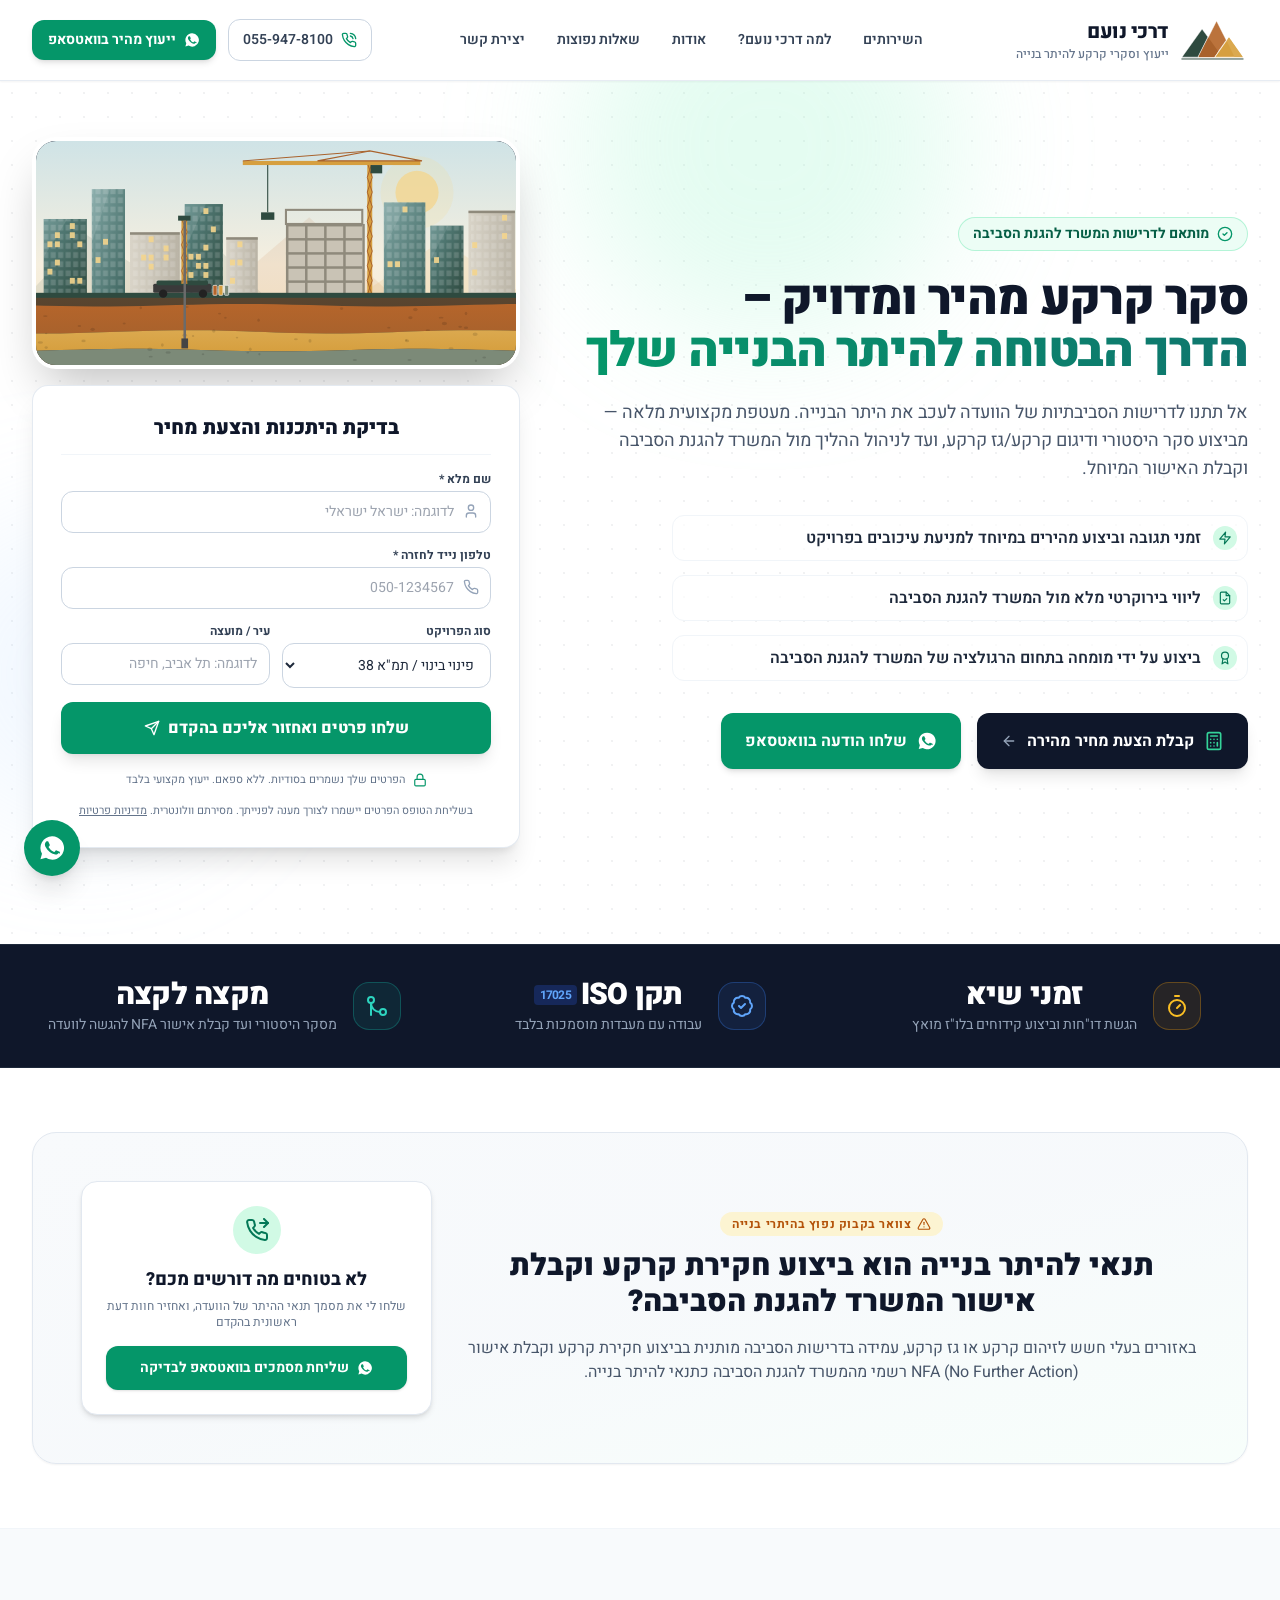
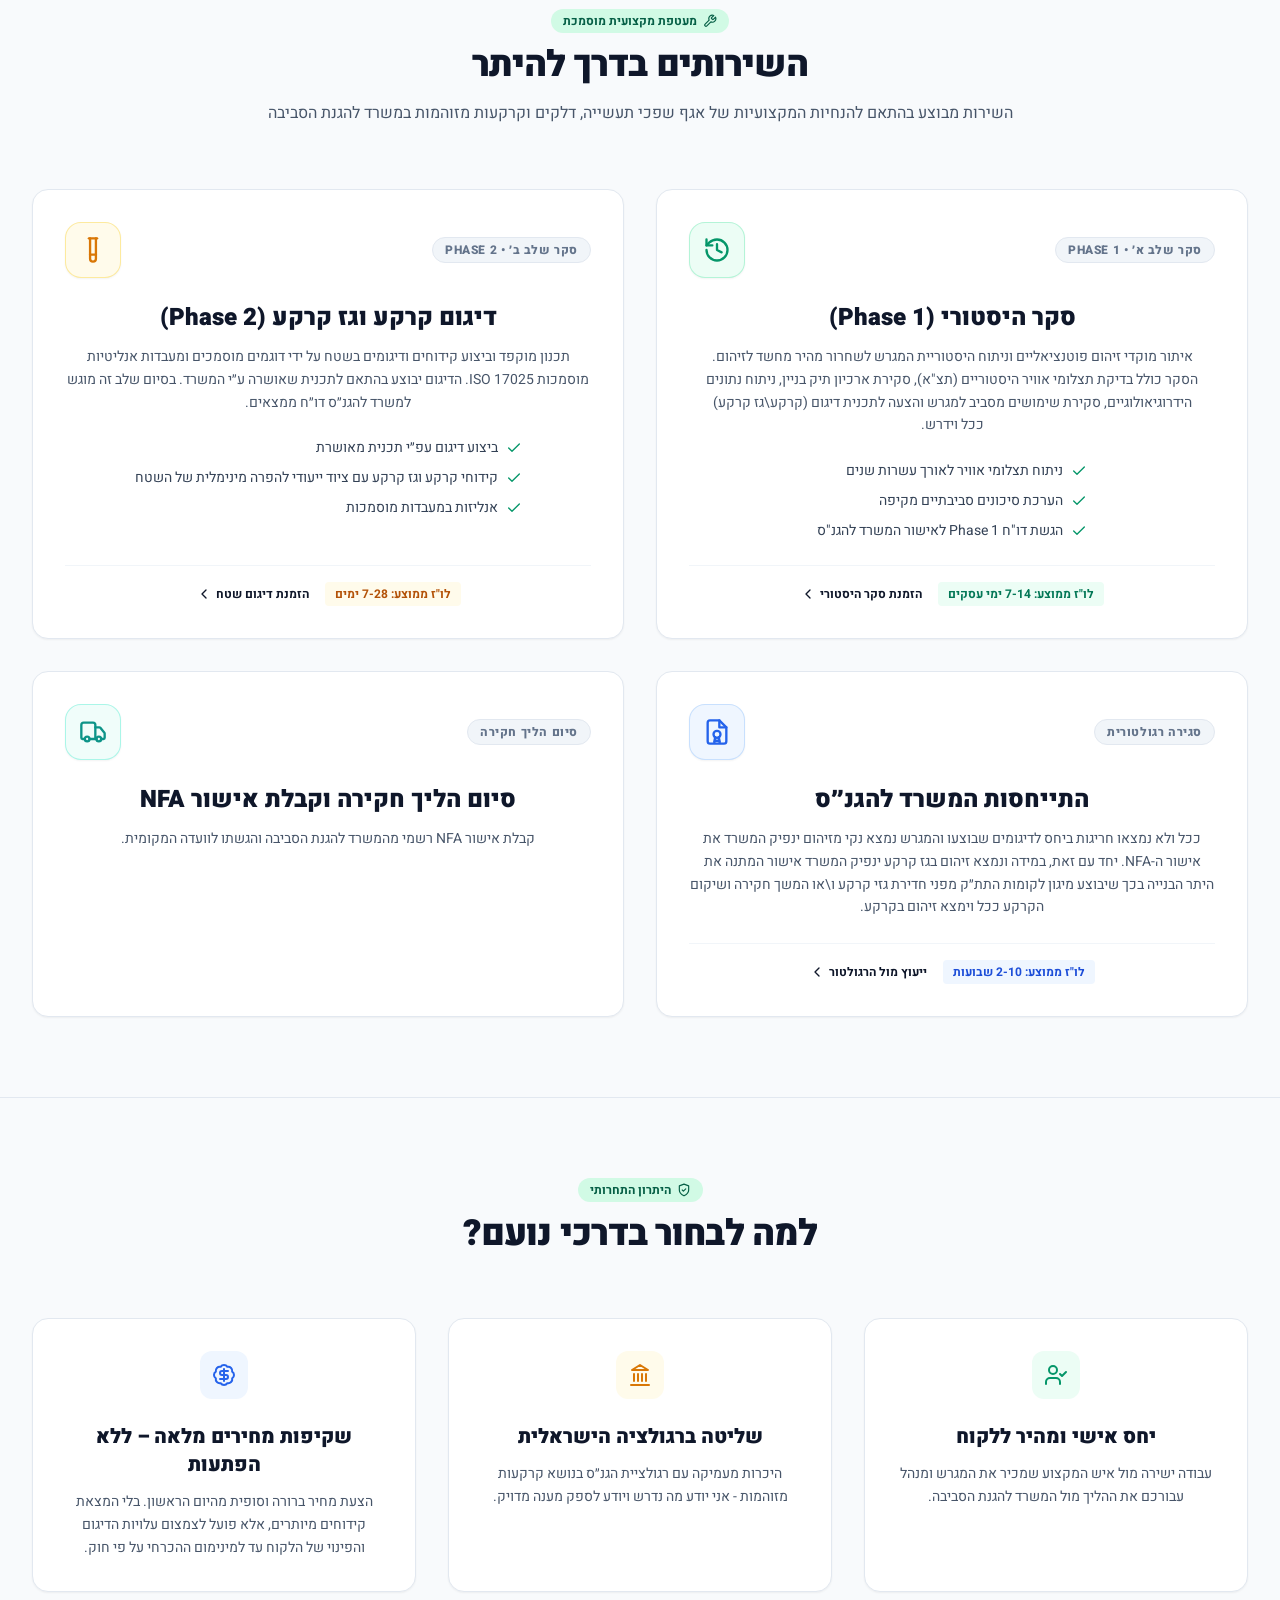
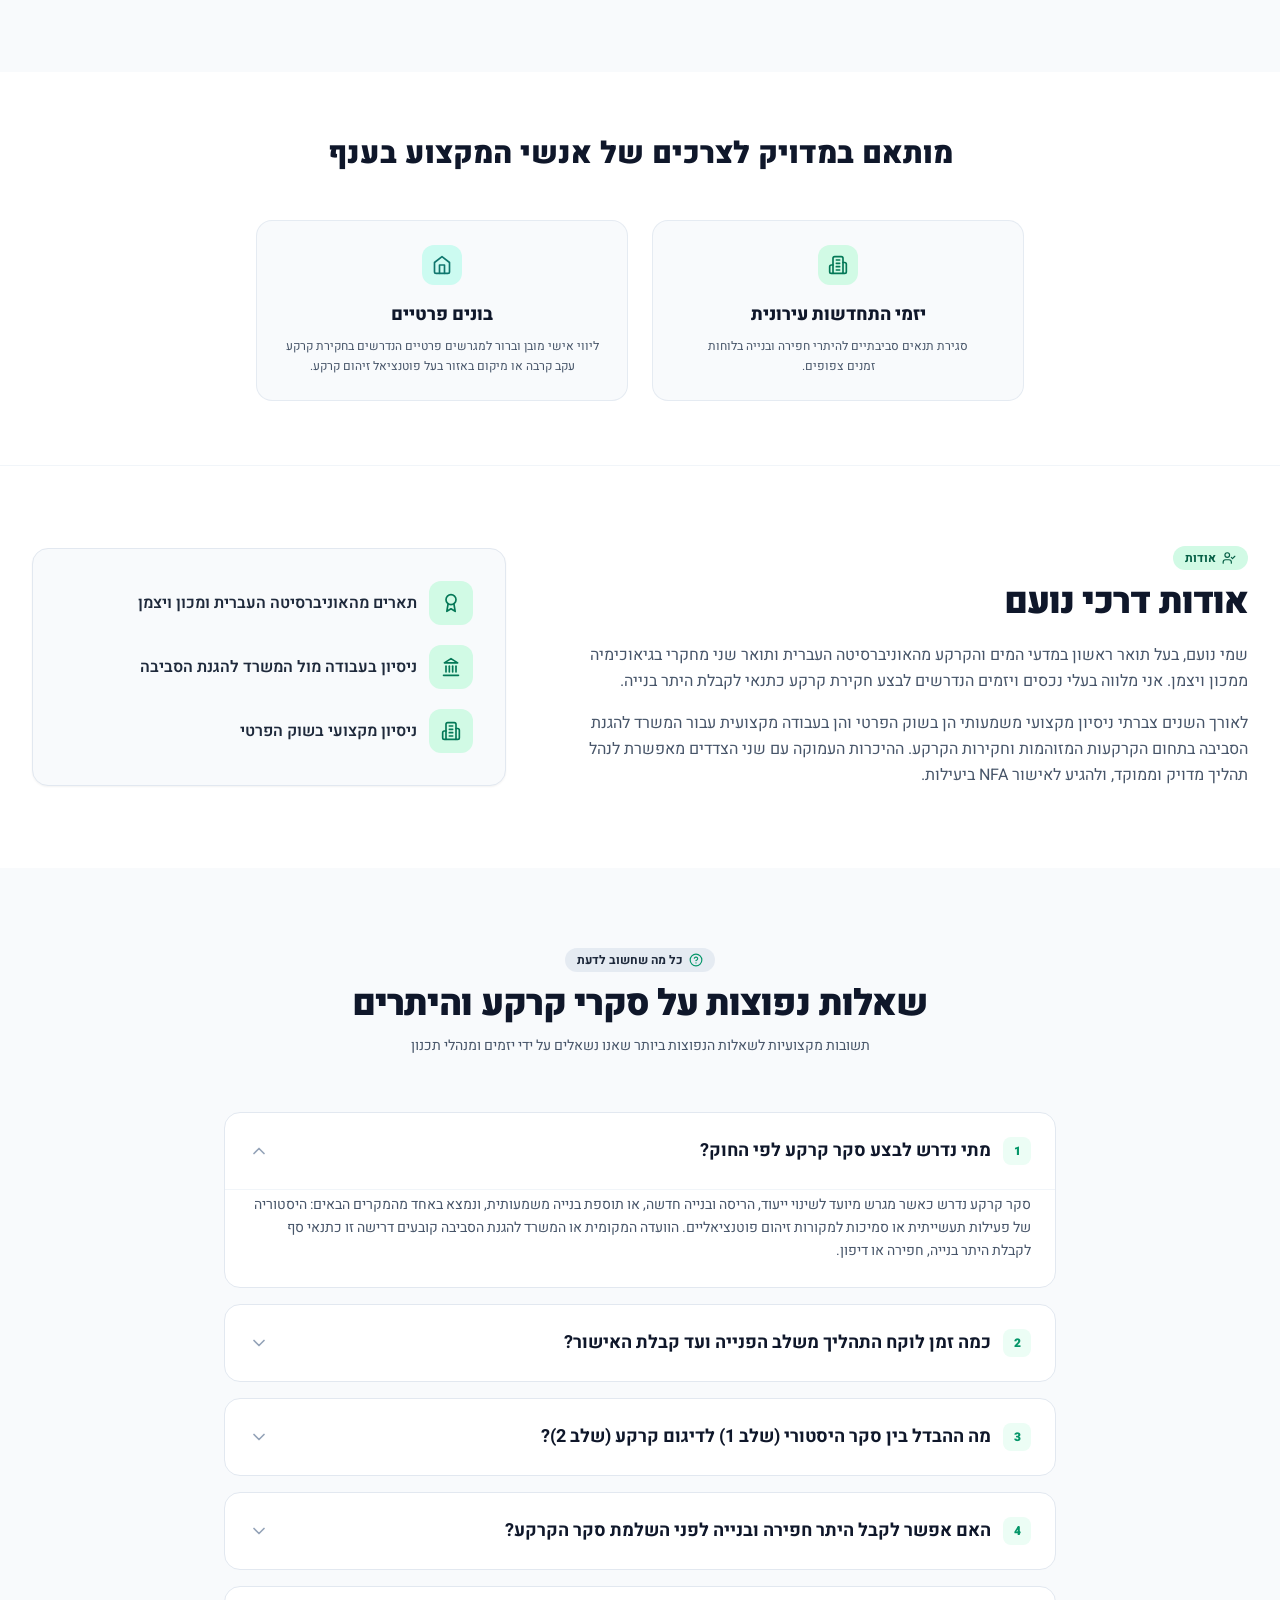
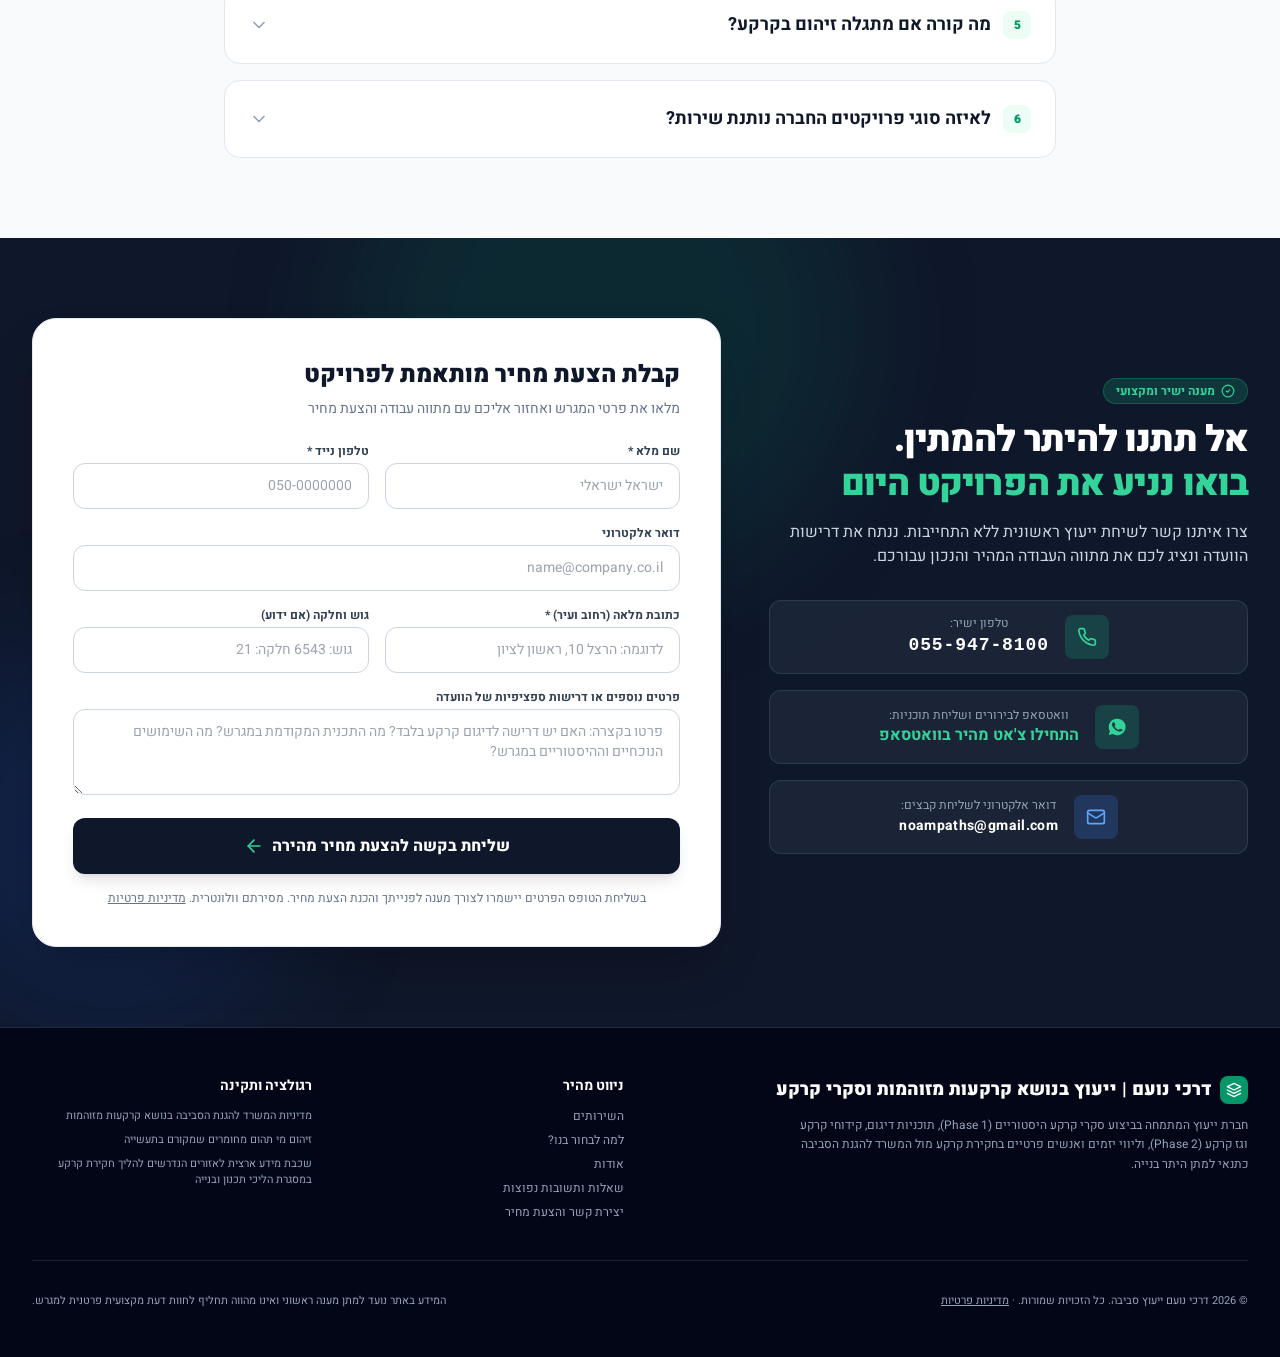
<file: index.html>
<!DOCTYPE html>
<html lang="he" dir="rtl" class="scroll-smooth">
<head>
  <meta charset="UTF-8">
  <meta name="viewport" content="width=device-width, initial-scale=1.0">
  <title>דרכי נועם | סקר קרקע וחקירת קרקע להיתר בנייה – אישור NFA</title>
  <meta name="description" content="ליווי מלא בסקר היסטורי, דיגום קרקע וגז קרקע מול המשרד להגנת הסביבה עד לקבלת אישור NFA כתנאי להיתר בנייה. השאירו פרטים לקבלת הצעת מחיר מהירה.">
  <meta name="robots" content="index, follow, max-image-preview:large">
  <meta name="theme-color" content="#0f172a">
  <link rel="canonical" href="https://noampaths.co.il/">
  <link rel="icon" href="data:image/svg+xml,%3Csvg xmlns=%22http://www.w3.org/2000/svg%22 viewBox=%2210 56 710 450%22%3E%0A  %3Cdefs%3E%0A    %3CclipPath id=%22cu%22%3E%3Cpolygon points=%22410,66 519,283 385,474 205,474%22/%3E%3C/clipPath%3E%0A    %3CclipPath id=%22go%22%3E%3Cpolygon points=%22549,250 707,474 392,474%22/%3E%3C/clipPath%3E%0A  %3C/defs%3E%0A  %3Cpolygon points=%22247,158 313,247 200,474 21,474%22 fill=%22#2e4a3f%22/%3E%0A  %3Cpolygon points=%22410,66 519,283 385,474 205,474%22 fill=%22#bb733c%22/%3E%0A  %3Cpolygon points=%22318,252 428,408 385,474 150,474 150,252%22 fill=%22#a9622c%22 clip-path=%22url(#cu)%22/%3E%0A  %3Cpolygon points=%22549,250 707,474 392,474%22 fill=%22#d69f3f%22/%3E%0A  %3Cpolygon points=%22523,290 613,474 720,474 720,250 549,250%22 fill=%22#dba94f%22 clip-path=%22url(#go)%22/%3E%0A  %3Crect x=%2215%22 y=%22489%22 width=%22698%22 height=%2211%22 fill=%22#2e4a3f%22/%3E%0A%3C/svg%3E">

  <!-- Open Graph / שיתוף בוואטסאפ ובפייסבוק -->
  <meta property="og:type" content="website">
  <meta property="og:locale" content="he_IL">
  <meta property="og:site_name" content="דרכי נועם">
  <meta property="og:title" content="דרכי נועם | סקר קרקע וחקירת קרקע להיתר בנייה – אישור NFA">
  <meta property="og:description" content="ליווי מלא בסקר היסטורי, דיגום קרקע וגז קרקע מול המשרד להגנת הסביבה עד לקבלת אישור NFA כתנאי להיתר בנייה. השאירו פרטים לקבלת הצעת מחיר מהירה.">
  <meta property="og:url" content="https://noampaths.co.il/">
  <meta property="og:image" content="https://noampaths.co.il/og-image.png">
  <meta name="twitter:card" content="summary_large_image">
  <meta name="twitter:title" content="דרכי נועם | סקר קרקע וחקירת קרקע להיתר בנייה – אישור NFA">
  <meta name="twitter:description" content="ליווי מלא בסקר היסטורי, דיגום קרקע וגז קרקע מול המשרד להגנת הסביבה עד לקבלת אישור NFA כתנאי להיתר בנייה. השאירו פרטים לקבלת הצעת מחיר מהירה.">
  <meta name="twitter:image" content="https://noampaths.co.il/og-image.png">

  <!-- נתונים מובנים לגוגל -->
  <script type="application/ld+json">
{
  "@context": "https://schema.org",
  "@type": "ProfessionalService",
  "name": "דרכי נועם",
  "description": "ליווי מלא בסקר היסטורי, דיגום קרקע וגז קרקע מול המשרד להגנת הסביבה עד לקבלת אישור NFA כתנאי להיתר בנייה. השאירו פרטים לקבלת הצעת מחיר מהירה.",
  "url": "https://noampaths.co.il/",
  "image": "https://noampaths.co.il/og-image.png",
  "email": "noampaths@gmail.com",
  "telephone": "+972-55-947-8100",
  "inLanguage": "he",
  "areaServed": {
    "@type": "Country",
    "name": "ישראל"
  },
  "serviceType": [
    "סקר היסטורי (Phase 1)",
    "דיגום קרקע וגז קרקע (Phase 2)",
    "ליווי מול המשרד להגנת הסביבה וקבלת אישור NFA"
  ],
  "knowsAbout": [
    "קרקעות מזוהמות",
    "גז קרקע",
    "חקירת קרקע",
    "אישור NFA",
    "היתר בנייה"
  ]
}
  </script>
  <script type="application/ld+json">
{
  "@context": "https://schema.org",
  "@type": "FAQPage",
  "mainEntity": [
    {
      "@type": "Question",
      "name": "מתי נדרש לבצע סקר קרקע לפי החוק?",
      "acceptedAnswer": {
        "@type": "Answer",
        "text": "סקר קרקע נדרש כאשר מגרש מיועד לשינוי ייעוד, הריסה ובנייה חדשה, או תוספת בנייה משמעותית, ונמצא באחד מהמקרים הבאים: היסטוריה של פעילות תעשייתית או סמיכות למקורות זיהום פוטנציאליים. הוועדה המקומית או המשרד להגנת הסביבה קובעים דרישה זו כתנאי סף לקבלת היתר בנייה, חפירה או דיפון."
      }
    },
    {
      "@type": "Question",
      "name": "כמה זמן לוקח התהליך משלב הפנייה ועד קבלת האישור?",
      "acceptedAnswer": {
        "@type": "Answer",
        "text": "הכנת סקר היסטורי (שלב 1) אורכת בדרך כלל 7 עד 14 ימי עסקים, מרגע תחילת כתיבת הדוח ועד הגשתו למשרד להגנת הסביבה. משך הטיפול במשרד להגנ״ס משתנה כתלות בעומסים הקיימים במחוז. אם הסקר משחרר את האתר מחשד לזיהום, ניתן לקבל אישור רגולטורי מהיר. אם נדרש שלב דיגומים (שלב 2), התהליך כולל תוכנית דיגום, קידוחי שטח ובדיקות מעבדה, ועלול להוסיף עוד מספר שבועות. אני עושה מאמץ לקצר את הזמנים למינימום האפשרי."
      }
    },
    {
      "@type": "Question",
      "name": "מה ההבדל בין סקר היסטורי (שלב 1) לדיגום קרקע (שלב 2)?",
      "acceptedAnswer": {
        "@type": "Answer",
        "text": "סקר היסטורי (Phase 1): איסוף נתונים ארכיוניים, תצלומי אוויר, היתרי בנייה ותיעוד שימושי עבר ללא פעולות פיזיות בקרקע. מטרתו לברר האם קיים חשד ממשי לזיהום. דיגום קרקע וגז (Phase 2): מתבצע רק כאשר הסקר ההיסטורי העלה חשד לזיהום. הוא כולל קידוחים פיזיים, נטילת דגימות קרקע וגז קרקע וביצוע אנליזות כימיות במעבדה מוסמכת."
      }
    },
    {
      "@type": "Question",
      "name": "האם אפשר לקבל היתר חפירה ובנייה לפני השלמת סקר הקרקע?",
      "acceptedAnswer": {
        "@type": "Answer",
        "text": "ברוב המקרים לא. הוועדות המקומיות והמשרד להגנת הסביבה דורשים אישור סביבתי מקדמי לפני שמאפשרים חפירה באתר, מחשש שחפירה בלתי מבוקרת תפיץ זיהום או תפגע בעובדים ובתושבי הסביבה. עם זאת, בליווי מקצועי נכון, ניתן להגיש בקשה למתווה מואץ של פיקוח במהלך החפירה ולחסוך עיכובים."
      }
    },
    {
      "@type": "Question",
      "name": "מה קורה אם מתגלה זיהום בקרקע?",
      "acceptedAnswer": {
        "@type": "Answer",
        "text": "אין סיבה להילחץ! אם נמצא זיהום בגז קרקע אז לרוב תנאי להיתר בנייה יהיה ביצוע איטום הקומות התת-קרקעיות בהתאם למפרט הגנ״ס. אם נמצא זיהום קרקע, אז הקרקע המזוהמת תפונה לאתר ייעודי בהתאם לתכנית שיקום שתאושר על ידי המשרד להגנ״ס ובסוף התהליך יבוצע דיגום המוודא שכל הקרקע המזוהמת אכן נחפרה מהאתר."
      }
    },
    {
      "@type": "Question",
      "name": "לאיזה סוגי פרויקטים החברה נותנת שירות?",
      "acceptedAnswer": {
        "@type": "Answer",
        "text": "החברה נותנת שירות עבור פרויקטי מגורים, מלונאות ומבני ומוסדות ציבור, בדגש על מגורים באזורים הנדרשים בחקירת קרקע באזור המרכז."
      }
    }
  ]
}
  </script>
  
  <!-- Google Fonts: Heebo -->
  <link rel="preconnect" href="https://fonts.googleapis.com">
  <link rel="preconnect" href="https://fonts.gstatic.com" crossorigin>
  <link href="https://fonts.googleapis.com/css2?family=Heebo:wght@400;500;600;700;800;900&display=swap" rel="stylesheet">
  
  <!-- עיצוב: קובץ CSS מוכן (נוצר בפקודה ב-README) -->
  <link rel="stylesheet" href="tailwind.css">

  <style>
    body {
      font-family: 'Heebo', sans-serif;
    }

    /* Even out line lengths in paragraphs (avoids very short last lines) */
    p { text-wrap: pretty; }
    
    /* Subtle dot grid pattern */
    .bg-grid-pattern {
      background-image: radial-gradient(rgba(15, 23, 42, 0.06) 1px, transparent 1px);
      background-size: 24px 24px;
    }

    /* Pulse animation for WhatsApp badge */
    @keyframes pulse-ring {
      0% { transform: scale(0.95); box-shadow: 0 0 0 0 rgba(5, 150, 105, 0.7); }
      70% { transform: scale(1); box-shadow: 0 0 0 12px rgba(5, 150, 105, 0); }
      100% { transform: scale(0.95); box-shadow: 0 0 0 0 rgba(5, 150, 105, 0); }
    }
    .pulse-ring {
      animation: pulse-ring 2.2s infinite cubic-bezier(0.45, 0, 0.55, 1);
    }

    /* Custom accordion styles */
    details summary::-webkit-details-marker {
      display: none;
    }
  </style>
</head>
<body class="bg-white text-slate-800 antialiased selection:bg-emerald-500 selection:text-white">

  <!-- ================= 1. STICKY HEADER (NAVBAR) ================= -->
  <header class="sticky top-0 z-40 backdrop-blur-md bg-white/95 border-b border-slate-200/80 transition-all duration-300 shadow-sm" id="mainHeader">
    <div class="max-w-7xl mx-auto px-4 sm:px-6 lg:px-8">
      <div class="flex items-center justify-between h-20 gap-4">
        
        <!-- Logo (Right Side) -->
        <a href="#" class="flex items-center gap-3 group focus:outline-none focus:ring-2 focus:ring-emerald-500 rounded-lg p-1 shrink-0 whitespace-nowrap">
          <svg xmlns="http://www.w3.org/2000/svg" viewBox="10 56 710 450" role="img" aria-label="לוגו דרכי נועם" class="h-10 w-auto group-hover:scale-105 transition-transform">
  <defs>
    <clipPath id="hcu"><polygon points="410,66 519,283 385,474 205,474"/></clipPath>
    <clipPath id="hgo"><polygon points="549,250 707,474 392,474"/></clipPath>
  </defs>
  <polygon points="247,158 313,247 200,474 21,474" fill="#2e4a3f" stroke="#fff" stroke-width="5" stroke-linejoin="round"/>
  <polygon points="410,66 519,283 385,474 205,474" fill="#bb733c" stroke="#fff" stroke-width="5" stroke-linejoin="round"/>
  <polygon points="318,252 428,408 385,474 150,474 150,252" fill="#a9622c" clip-path="url(#hcu)"/>
  <polygon points="549,250 707,474 392,474" fill="#d69f3f" stroke="#fff" stroke-width="5" stroke-linejoin="round"/>
  <polygon points="523,290 613,474 720,474 720,250 549,250" fill="#dba94f" clip-path="url(#hgo)"/>
  <rect x="15" y="489" width="698" height="11" fill="#2e4a3f"/>
</svg>
          <div class="flex flex-col">
            <span class="text-xl font-extrabold text-slate-900 tracking-tight flex items-center gap-1">
              דרכי נועם
            </span>
            <span class="text-xs text-slate-500 font-medium">ייעוץ וסקרי קרקע להיתר בנייה</span>
          </div>
        </a>

        <!-- Desktop Navigation Links (Center) -->
        <nav class="hidden xl:flex items-center gap-8" aria-label="ניווט ראשי">
          <a href="#services" class="text-sm font-semibold text-slate-700 hover:text-emerald-600 transition-colors py-1 whitespace-nowrap">השירותים</a>
          <a href="#why-us" class="text-sm font-semibold text-slate-700 hover:text-emerald-600 transition-colors py-1 whitespace-nowrap">למה דרכי נועם?</a>
          <a href="#about" class="text-sm font-semibold text-slate-700 hover:text-emerald-600 transition-colors py-1 whitespace-nowrap">אודות</a>
          <a href="#faq" class="text-sm font-semibold text-slate-700 hover:text-emerald-600 transition-colors py-1 whitespace-nowrap">שאלות נפוצות</a>
          <a href="#contact" class="text-sm font-semibold text-slate-700 hover:text-emerald-600 transition-colors py-1 whitespace-nowrap">יצירת קשר</a>
        </nav>

        <!-- CTAs (Left Side) -->
        <div class="hidden sm:flex items-center gap-3 shrink-0">
          <!-- Direct Phone Button -->
          <a href="tel:0559478100" class="inline-flex items-center gap-2 px-3.5 py-2.5 rounded-xl border border-slate-300 text-slate-700 hover:text-slate-900 hover:border-slate-400 font-semibold text-sm transition bg-white shadow-xs whitespace-nowrap">
            <svg xmlns="http://www.w3.org/2000/svg" viewBox="0 0 24 24" fill="none" stroke="currentColor" stroke-width="2" stroke-linecap="round" stroke-linejoin="round" aria-hidden="true" class="w-4 h-4 text-emerald-600"><path d="M22 16.92v3a2 2 0 0 1-2.18 2 19.79 19.79 0 0 1-8.63-3.07 19.5 19.5 0 0 1-6-6 19.79 19.79 0 0 1-3.07-8.67A2 2 0 0 1 4.11 2h3a2 2 0 0 1 2 1.72 12.84 12.84 0 0 0 .7 2.81 2 2 0 0 1-.45 2.11L8.09 9.91a16 16 0 0 0 6 6l1.27-1.27a2 2 0 0 1 2.11-.45 12.84 12.84 0 0 0 2.81.7A2 2 0 0 1 22 16.92z"/><path d="M14.05 2a9 9 0 0 1 8 7.94"/><path d="M14.05 6A5 5 0 0 1 18 10"/></svg>
            <span dir="ltr" class="whitespace-nowrap">055-947-8100</span>
          </a>

          <!-- Primary WhatsApp CTA -->
          <a href="https://wa.me/972559478100?text=%D7%94%D7%99%D7%99%20%D7%93%D7%A8%D7%9B%D7%99%20%D7%A0%D7%95%D7%A2%D7%9D%2C%20%D7%90%D7%A0%D7%99%20%D7%A6%D7%A8%D7%99%D7%9A%20%D7%A1%D7%A7%D7%A8%20%D7%A7%D7%A8%D7%A7%D7%A2%20%D7%9C%D7%94%D7%99%D7%AA%D7%A8%20%D7%91%D7%A0%D7%99%D7%99%D7%94%20%D7%95%D7%90%D7%A9%D7%9E%D7%97%20%D7%9C%D7%A4%D7%A8%D7%98%D7%99%D7%9D" 
             target="_blank" rel="noopener noreferrer"
             class="inline-flex items-center gap-2 px-4 py-2.5 rounded-xl bg-emerald-600 hover:bg-emerald-700 text-white font-bold text-sm shadow-md hover:shadow-lg transition-all duration-200 transform hover:-translate-y-0.5 whitespace-nowrap">
            <svg xmlns="http://www.w3.org/2000/svg" viewBox="0 0 24 24" fill="currentColor" aria-hidden="true" class="w-4 h-4"><path d="M12 2a10 10 0 0 0-8.6 15l-1.3 4.7 4.8-1.3A10 10 0 1 0 12 2Zm5.6 14.2c-.2.7-1.3 1.3-1.9 1.3-.5 0-1.1.2-3.6-.8-3-1.3-4.9-4.4-5-4.6-.2-.2-1.2-1.6-1.2-3s.8-2.1 1-2.4c.3-.3.6-.4.8-.4h.6c.2 0 .4 0 .7.5l1 2.3c.1.2.2.4 0 .7l-.4.6-.3.3c-.1.2-.3.4-.1.7.2.3.8 1.4 1.8 2.3 1.3 1.1 2.3 1.5 2.6 1.6.3.2.5.1.7-.1l.9-1c.2-.3.4-.2.7-.1l2.2 1c.3.2.5.3.6.4.1.2.1.8-.1 1.5Z"/></svg>
            <span>ייעוץ מהיר בוואטסאפ</span>
          </a>
        </div>

        <!-- Mobile Menu Toggle Button -->
        <button type="button" id="mobileMenuBtn" aria-label="פתח תפריט ניווט" class="xl:hidden p-2 rounded-lg text-slate-700 hover:text-slate-900 hover:bg-slate-100 focus:outline-none focus:ring-2 focus:ring-emerald-500">
          <svg xmlns="http://www.w3.org/2000/svg" viewBox="0 0 24 24" fill="none" stroke="currentColor" stroke-width="2" stroke-linecap="round" stroke-linejoin="round" aria-hidden="true" id="menuIcon" class="w-6 h-6"><line x1="4" x2="20" y1="12" y2="12"/><line x1="4" x2="20" y1="6" y2="6"/><line x1="4" x2="20" y1="18" y2="18"/></svg>
        </button>
      </div>
    </div>

    <!-- Mobile Drawer Menu -->
    <div id="mobileMenu" aria-label="תפריט נייד" class="hidden xl:hidden border-t border-slate-200 bg-white/98 px-4 pt-3 pb-6 shadow-xl">
      <div class="flex flex-col gap-3">
        <a href="#services" class="mobile-nav-link text-base font-semibold text-slate-800 hover:text-emerald-600 py-2 border-b border-slate-100">השירותים</a>
        <a href="#why-us" class="mobile-nav-link text-base font-semibold text-slate-800 hover:text-emerald-600 py-2 border-b border-slate-100">למה דרכי נועם?</a>
        <a href="#about" class="mobile-nav-link text-base font-semibold text-slate-800 hover:text-emerald-600 py-2 border-b border-slate-100">אודות</a>
        <a href="#faq" class="mobile-nav-link text-base font-semibold text-slate-800 hover:text-emerald-600 py-2 border-b border-slate-100">שאלות נפוצות</a>
        <a href="#contact" class="mobile-nav-link text-base font-semibold text-slate-800 hover:text-emerald-600 py-2 border-b border-slate-100">יצירת קשר</a>
        
        <div class="flex flex-col gap-2.5 pt-3">
          <a href="tel:0559478100" class="w-full inline-flex items-center justify-center gap-2 py-3 rounded-xl border border-slate-300 font-bold text-slate-800 bg-slate-50">
            <svg xmlns="http://www.w3.org/2000/svg" viewBox="0 0 24 24" fill="none" stroke="currentColor" stroke-width="2" stroke-linecap="round" stroke-linejoin="round" aria-hidden="true" class="w-4 h-4 text-emerald-600"><path d="M22 16.92v3a2 2 0 0 1-2.18 2 19.79 19.79 0 0 1-8.63-3.07 19.5 19.5 0 0 1-6-6 19.79 19.79 0 0 1-3.07-8.67A2 2 0 0 1 4.11 2h3a2 2 0 0 1 2 1.72 12.84 12.84 0 0 0 .7 2.81 2 2 0 0 1-.45 2.11L8.09 9.91a16 16 0 0 0 6 6l1.27-1.27a2 2 0 0 1 2.11-.45 12.84 12.84 0 0 0 2.81.7A2 2 0 0 1 22 16.92z"/><path d="M14.05 2a9 9 0 0 1 8 7.94"/><path d="M14.05 6A5 5 0 0 1 18 10"/></svg>
            <span>חייגו: 055-947-8100</span>
          </a>
          <a href="https://wa.me/972559478100?text=%D7%94%D7%99%D7%99%2C%20%D7%90%D7%A0%D7%99%20%D7%A6%D7%A8%D7%99%D7%9A%20%D7%A1%D7%A7%D7%A8%20%D7%A7%D7%A8%D7%A7%D7%A2%20%D7%9C%D7%94%D7%99%D7%AA%D7%A8%20%D7%91%D7%A0%D7%99%D7%99%D7%94" 
             target="_blank" rel="noopener noreferrer"
             class="w-full inline-flex items-center justify-center gap-2 py-3 rounded-xl bg-emerald-600 text-white font-bold shadow-md">
            <svg xmlns="http://www.w3.org/2000/svg" viewBox="0 0 24 24" fill="currentColor" aria-hidden="true" class="w-5 h-5"><path d="M12 2a10 10 0 0 0-8.6 15l-1.3 4.7 4.8-1.3A10 10 0 1 0 12 2Zm5.6 14.2c-.2.7-1.3 1.3-1.9 1.3-.5 0-1.1.2-3.6-.8-3-1.3-4.9-4.4-5-4.6-.2-.2-1.2-1.6-1.2-3s.8-2.1 1-2.4c.3-.3.6-.4.8-.4h.6c.2 0 .4 0 .7.5l1 2.3c.1.2.2.4 0 .7l-.4.6-.3.3c-.1.2-.3.4-.1.7.2.3.8 1.4 1.8 2.3 1.3 1.1 2.3 1.5 2.6 1.6.3.2.5.1.7-.1l.9-1c.2-.3.4-.2.7-.1l2.2 1c.3.2.5.3.6.4.1.2.1.8-.1 1.5Z"/></svg>
            <span>ייעוץ מהיר בוואטסאפ</span>
          </a>
        </div>
      </div>
    </div>
  </header>

  <main id="main">
  <!-- ================= 2. HERO SECTION ================= -->
  <section class="relative bg-gradient-to-b from-slate-50 via-white to-slate-50 pt-8 pb-16 lg:pt-14 lg:pb-24 overflow-hidden bg-grid-pattern">
    <!-- Ambient glow decorative blobs -->
    <div class="absolute -top-32 right-1/4 w-96 h-96 bg-emerald-200/30 rounded-full blur-3xl pointer-events-none"></div>
    <div class="absolute top-1/2 -left-20 w-80 h-80 bg-blue-200/20 rounded-full blur-3xl pointer-events-none"></div>

    <div class="max-w-7xl mx-auto px-4 sm:px-6 lg:px-8 relative">
      <div class="grid grid-cols-1 lg:grid-cols-12 gap-12 lg:gap-8 items-center">
        
        <!-- Right Column (Copy + Quick Action) - 7 cols on desktop -->
        <div class="lg:col-span-7 flex flex-col items-start text-right">
          
          <!-- Trust Badge (Floating Pill) -->
          <div class="inline-flex items-center gap-2 px-3.5 py-1.5 rounded-full bg-emerald-50 border border-emerald-200/80 text-emerald-800 text-xs sm:text-sm font-bold mb-6 shadow-xs">
            <svg xmlns="http://www.w3.org/2000/svg" viewBox="0 0 24 24" fill="none" stroke="currentColor" stroke-width="2" stroke-linecap="round" stroke-linejoin="round" aria-hidden="true" class="w-4 h-4 text-emerald-600"><circle cx="12" cy="12" r="10"/><path d="m9 12 2 2 4-4"/></svg>
            <span>מותאם לדרישות המשרד להגנת הסביבה</span>
          </div>

          <!-- H1 Headline -->
          <h1 class="text-3xl sm:text-4xl lg:text-5xl font-black text-slate-900 tracking-tight leading-[1.2] mb-6">
            סקר קרקע מהיר ומדויק – 
            <span class="text-transparent bg-clip-text bg-gradient-to-r from-emerald-600 to-teal-700 block mt-1">
              הדרך הבטוחה להיתר הבנייה שלך
            </span>
          </h1>

          <!-- Sub-headline -->
          <p class="text-base sm:text-lg text-slate-600 leading-relaxed max-w-2xl mb-8">
            אל תתנו לדרישות הסביבתיות של הוועדה לעכב את היתר הבנייה. מעטפת מקצועית מלאה — מביצוע סקר היסטורי ודיגום קרקע/גז קרקע, ועד לניהול ההליך מול המשרד להגנת הסביבה וקבלת האישור המיוחל.
          </p>

          <!-- Bullet Points with checkmark icons -->
          <div class="space-y-3.5 mb-8 w-full max-w-xl">
            <div class="flex items-center justify-start gap-3 text-right bg-white/70 backdrop-blur-xs p-2.5 rounded-xl border border-slate-100 shadow-2xs">
              <div class="w-6 h-6 rounded-full bg-emerald-100 text-emerald-700 flex items-center justify-center shrink-0">
                <svg xmlns="http://www.w3.org/2000/svg" viewBox="0 0 24 24" fill="none" stroke="currentColor" stroke-width="2" stroke-linecap="round" stroke-linejoin="round" aria-hidden="true" class="w-3.5 h-3.5"><path d="M13 2 3 14h9l-1 8 10-12h-9l1-8z"/></svg>
              </div>
              <span class="text-sm sm:text-base font-semibold text-slate-800">
                זמני תגובה וביצוע מהירים במיוחד למניעת עיכובים בפרויקט
              </span>
            </div>

            <div class="flex items-center justify-start gap-3 text-right bg-white/70 backdrop-blur-xs p-2.5 rounded-xl border border-slate-100 shadow-2xs">
              <div class="w-6 h-6 rounded-full bg-emerald-100 text-emerald-700 flex items-center justify-center shrink-0">
                <svg xmlns="http://www.w3.org/2000/svg" viewBox="0 0 24 24" fill="none" stroke="currentColor" stroke-width="2" stroke-linecap="round" stroke-linejoin="round" aria-hidden="true" class="w-3.5 h-3.5"><path d="M14 2H6a2 2 0 0 0-2 2v16a2 2 0 0 0 2 2h12a2 2 0 0 0 2-2V8z"/><path d="M14 2v6h6"/><path d="m9 15 2 2 4-4"/></svg>
              </div>
              <span class="text-sm sm:text-base font-semibold text-slate-800">
                ליווי בירוקרטי מלא מול המשרד להגנת הסביבה
              </span>
            </div>

            <div class="flex items-center justify-start gap-3 text-right bg-white/70 backdrop-blur-xs p-2.5 rounded-xl border border-slate-100 shadow-2xs">
              <div class="w-6 h-6 rounded-full bg-emerald-100 text-emerald-700 flex items-center justify-center shrink-0">
                <svg xmlns="http://www.w3.org/2000/svg" viewBox="0 0 24 24" fill="none" stroke="currentColor" stroke-width="2" stroke-linecap="round" stroke-linejoin="round" aria-hidden="true" class="w-3.5 h-3.5"><circle cx="12" cy="8" r="6"/><path d="M15.477 12.89 17 22l-5-3-5 3 1.523-9.11"/></svg>
              </div>
              <span class="text-sm sm:text-base font-semibold text-slate-800">
                ביצוע על ידי מומחה בתחום הרגולציה של המשרד להגנת הסביבה
              </span>
            </div>
          </div>

          <!-- Dual CTA Buttons -->
          <div class="flex flex-col sm:flex-row items-stretch sm:items-center gap-4 w-full sm:w-auto">
            <a href="#quick-form" class="inline-flex items-center justify-center gap-2.5 px-6 py-4 rounded-xl bg-slate-900 hover:bg-slate-800 text-white font-bold text-base shadow-lg hover:shadow-xl transition-all transform hover:-translate-y-0.5 group">
              <svg xmlns="http://www.w3.org/2000/svg" viewBox="0 0 24 24" fill="none" stroke="currentColor" stroke-width="2" stroke-linecap="round" stroke-linejoin="round" aria-hidden="true" class="w-5 h-5 text-emerald-400 group-hover:scale-110 transition-transform"><rect width="16" height="20" x="4" y="2" rx="2"/><line x1="8" x2="16" y1="6" y2="6"/><line x1="16" x2="16" y1="14" y2="18"/><path d="M16 10h.01"/><path d="M12 10h.01"/><path d="M8 10h.01"/><path d="M12 14h.01"/><path d="M8 14h.01"/><path d="M12 18h.01"/><path d="M8 18h.01"/></svg>
              <span>קבלת הצעת מחיר מהירה</span>
              <svg xmlns="http://www.w3.org/2000/svg" viewBox="0 0 24 24" fill="none" stroke="currentColor" stroke-width="2" stroke-linecap="round" stroke-linejoin="round" aria-hidden="true" class="w-4 h-4 text-slate-400 group-hover:translate-x-1 transition-transform"><path d="M19 12H5"/><path d="m12 19-7-7 7-7"/></svg>
            </a>

            <a href="https://wa.me/972559478100?text=%D7%94%D7%99%D7%99%2C%20%D7%90%D7%A0%D7%99%20%D7%A6%D7%A8%D7%99%D7%9A%20%D7%A1%D7%A7%D7%A8%20%D7%A7%D7%A8%D7%A7%D7%A2%20%D7%9C%D7%94%D7%99%D7%AA%D7%A8%20%D7%91%D7%A0%D7%99%D7%99%D7%94%20%D7%95%D7%90%D7%A9%D7%9E%D7%97%20%D7%9C%D7%99%D7%99%D7%A2%D7%95%D7%A5" 
               target="_blank" rel="noopener noreferrer"
               class="inline-flex items-center justify-center gap-2.5 px-6 py-4 rounded-xl bg-emerald-600 hover:bg-emerald-700 text-white font-bold text-base shadow-md hover:shadow-lg transition-all transform hover:-translate-y-0.5">
              <svg xmlns="http://www.w3.org/2000/svg" viewBox="0 0 24 24" fill="currentColor" aria-hidden="true" class="w-5 h-5"><path d="M12 2a10 10 0 0 0-8.6 15l-1.3 4.7 4.8-1.3A10 10 0 1 0 12 2Zm5.6 14.2c-.2.7-1.3 1.3-1.9 1.3-.5 0-1.1.2-3.6-.8-3-1.3-4.9-4.4-5-4.6-.2-.2-1.2-1.6-1.2-3s.8-2.1 1-2.4c.3-.3.6-.4.8-.4h.6c.2 0 .4 0 .7.5l1 2.3c.1.2.2.4 0 .7l-.4.6-.3.3c-.1.2-.3.4-.1.7.2.3.8 1.4 1.8 2.3 1.3 1.1 2.3 1.5 2.6 1.6.3.2.5.1.7-.1l.9-1c.2-.3.4-.2.7-.1l2.2 1c.3.2.5.3.6.4.1.2.1.8-.1 1.5Z"/></svg>
              <span>שלחו הודעה בוואטסאפ</span>
            </a>
          </div>

        </div>

        <!-- Left Column (Visual + Lead Form Combo) - 5 cols on desktop -->
        <div class="lg:col-span-5 relative" id="quick-form">
          <div class="relative mx-auto max-w-md lg:max-w-none">
            
            <!-- Real Engineer Photo Background Card -->
            <div class="relative rounded-3xl overflow-hidden shadow-2xl border-4 border-white bg-slate-900 group">
              <svg xmlns="http://www.w3.org/2000/svg" viewBox="0 0 600 270" preserveAspectRatio="xMidYMid slice" class="w-full h-48 sm:h-56 block" role="img" aria-label="איור של אתר בנייה עם חתך קרקע ומתקן קידוח" xmlns:c2pa="http://c2pa.org/manifest">
<defs>
<linearGradient id="sky" x1="0" y1="0" x2="0" y2="1"><stop offset="0" stop-color="#cfe3e6"/><stop offset=".55" stop-color="#f6efdf"/><stop offset="1" stop-color="#f8e7c4"/></linearGradient>
<linearGradient id="glassA" x1="0" y1="0" x2="1" y2="1"><stop offset="0" stop-color="#5d8a87"/><stop offset="1" stop-color="#2e4a3f"/></linearGradient>
<linearGradient id="glassB" x1="0" y1="0" x2="1" y2="1"><stop offset="0" stop-color="#7fa5a3"/><stop offset="1" stop-color="#3f6660"/></linearGradient>
<linearGradient id="concrete" x1="0" y1="0" x2="1" y2="0"><stop offset="0" stop-color="#d9d4c8"/><stop offset="1" stop-color="#b9b3a5"/></linearGradient>
<linearGradient id="soil1" x1="0" y1="0" x2="0" y2="1"><stop offset="0" stop-color="#5b4630"/><stop offset="1" stop-color="#4a3926"/></linearGradient>
<linearGradient id="soil2" x1="0" y1="0" x2="0" y2="1"><stop offset="0" stop-color="#b5652b"/><stop offset="1" stop-color="#a9622c"/></linearGradient>
<linearGradient id="soil3" x1="0" y1="0" x2="0" y2="1"><stop offset="0" stop-color="#dba94f"/><stop offset="1" stop-color="#d69f3f"/></linearGradient>
<pattern id="win" width="9" height="11" patternUnits="userSpaceOnUse"><rect width="9" height="11" fill="none"/><rect x="1.5" y="2" width="6" height="7" fill="#ffffff" fill-opacity=".16"/></pattern>
<pattern id="win2" width="8" height="10" patternUnits="userSpaceOnUse"><rect x="1" y="1.5" width="6" height="7" fill="#ffffff" fill-opacity=".22"/></pattern>
<filter id="soft"><feGaussianBlur stdDeviation="2"/></filter>
</defs>
<rect width="600" height="270" fill="url(#sky)"/>
<circle cx="470" cy="62" r="26" fill="#f4d58d" opacity=".75"/><circle cx="470" cy="62" r="44" fill="#f4d58d" opacity=".18"/>
<polygon points="0,186 70,112 130,150 200,98 285,186" fill="#2e4a3f" opacity=".10"/>
<polygon points="230,186 340,92 440,186" fill="#b5652b" opacity=".10"/>
<polygon points="400,186 500,120 600,186" fill="#d69f3f" opacity=".12"/>
<rect x="20" y="94" width="52" height="92" fill="url(#glassA)"/>
<rect x="20" y="94" width="52" height="92" fill="url(#win)"/>
<rect x="20" y="94" width="52" height="92" fill="url(#glassA)" opacity="0"/>
<polygon points="20,94 48.6,94 20,140.0" fill="#ffffff" opacity=".10"/>
<rect x="51.5" y="99" width="6" height="7" fill="#f4d58d" opacity=".9"/>
<rect x="33.5" y="110" width="6" height="7" fill="#f4d58d" opacity=".9"/>
<rect x="51.5" y="110" width="6" height="7" fill="#f4d58d" opacity=".9"/>
<rect x="24.5" y="121" width="6" height="7" fill="#f4d58d" opacity=".9"/>
<rect x="33.5" y="121" width="6" height="7" fill="#f4d58d" opacity=".9"/>
<rect x="60.5" y="121" width="6" height="7" fill="#f4d58d" opacity=".9"/>
<rect x="33.5" y="143" width="6" height="7" fill="#f4d58d" opacity=".9"/>
<rect x="24.5" y="154" width="6" height="7" fill="#f4d58d" opacity=".9"/>
<rect x="51.5" y="165" width="6" height="7" fill="#f4d58d" opacity=".9"/>
<rect x="60.5" y="165" width="6" height="7" fill="#f4d58d" opacity=".9"/>
<rect x="78" y="58" width="40" height="128" fill="url(#glassB)"/>
<rect x="78" y="58" width="40" height="128" fill="url(#win)"/>
<rect x="78" y="58" width="40" height="128" fill="url(#glassA)" opacity="0"/>
<polygon points="78,58 100.0,58 78,122.0" fill="#ffffff" opacity=".10"/>
<rect x="91.5" y="118" width="6" height="7" fill="#f4d58d" opacity=".9"/>
<rect x="82.5" y="140" width="6" height="7" fill="#f4d58d" opacity=".9"/>
<rect x="124" y="110" width="60" height="76" fill="url(#concrete)"/>
<rect x="124" y="110" width="60" height="76" fill="url(#win2)" opacity=".0"/>
<rect x="127" y="114" width="54" height="68" fill="url(#win)" opacity=".9"/>
<rect x="124" y="110" width="60" height="3" fill="#8f8a7c"/>
<rect x="146.5" y="115" width="6" height="7" fill="#f4d58d" opacity=".9"/>
<rect x="164.5" y="126" width="6" height="7" fill="#f4d58d" opacity=".9"/>
<rect x="137.5" y="137" width="6" height="7" fill="#f4d58d" opacity=".9"/>
<rect x="146.5" y="137" width="6" height="7" fill="#f4d58d" opacity=".9"/>
<rect x="164.5" y="137" width="6" height="7" fill="#f4d58d" opacity=".9"/>
<rect x="146.5" y="148" width="6" height="7" fill="#f4d58d" opacity=".9"/>
<rect x="190" y="76" width="46" height="110" fill="url(#glassA)"/>
<rect x="190" y="76" width="46" height="110" fill="url(#win)"/>
<rect x="190" y="76" width="46" height="110" fill="url(#glassA)" opacity="0"/>
<polygon points="190,76 215.3,76 190,131.0" fill="#ffffff" opacity=".10"/>
<rect x="212.5" y="81" width="6" height="7" fill="#f4d58d" opacity=".9"/>
<rect x="221.5" y="103" width="6" height="7" fill="#f4d58d" opacity=".9"/>
<rect x="212.5" y="125" width="6" height="7" fill="#f4d58d" opacity=".9"/>
<rect x="194.5" y="136" width="6" height="7" fill="#f4d58d" opacity=".9"/>
<rect x="203.5" y="136" width="6" height="7" fill="#f4d58d" opacity=".9"/>
<rect x="203.5" y="147" width="6" height="7" fill="#f4d58d" opacity=".9"/>
<rect x="212.5" y="147" width="6" height="7" fill="#f4d58d" opacity=".9"/>
<rect x="194.5" y="158" width="6" height="7" fill="#f4d58d" opacity=".9"/>
<rect x="212.5" y="158" width="6" height="7" fill="#f4d58d" opacity=".9"/>
<rect x="240" y="116" width="38" height="70" fill="url(#concrete)"/>
<rect x="240" y="116" width="38" height="70" fill="url(#win2)" opacity=".0"/>
<rect x="243" y="120" width="32" height="62" fill="url(#win)" opacity=".9"/>
<rect x="240" y="116" width="38" height="3" fill="#8f8a7c"/>
<rect x="253.5" y="121" width="6" height="7" fill="#f4d58d" opacity=".9"/>
<rect x="244.5" y="143" width="6" height="7" fill="#f4d58d" opacity=".9"/>
<rect x="253.5" y="143" width="6" height="7" fill="#f4d58d" opacity=".9"/>
<rect x="244.5" y="165" width="6" height="7" fill="#f4d58d" opacity=".9"/>
<rect x="430" y="74" width="50" height="112" fill="url(#glassB)"/>
<rect x="430" y="74" width="50" height="112" fill="url(#win)"/>
<rect x="430" y="74" width="50" height="112" fill="url(#glassA)" opacity="0"/>
<polygon points="430,74 457.5,74 430,130.0" fill="#ffffff" opacity=".10"/>
<rect x="452.5" y="79" width="6" height="7" fill="#f4d58d" opacity=".9"/>
<rect x="434.5" y="145" width="6" height="7" fill="#f4d58d" opacity=".9"/>
<rect x="443.5" y="145" width="6" height="7" fill="#f4d58d" opacity=".9"/>
<rect x="486" y="102" width="40" height="84" fill="url(#glassA)"/>
<rect x="486" y="102" width="40" height="84" fill="url(#win)"/>
<rect x="486" y="102" width="40" height="84" fill="url(#glassA)" opacity="0"/>
<polygon points="486,102 508.0,102 486,144.0" fill="#ffffff" opacity=".10"/>
<rect x="490.5" y="140" width="6" height="7" fill="#f4d58d" opacity=".9"/>
<rect x="532" y="84" width="56" height="102" fill="url(#concrete)"/>
<rect x="532" y="84" width="56" height="102" fill="url(#win2)" opacity=".0"/>
<rect x="535" y="88" width="50" height="94" fill="url(#win)" opacity=".9"/>
<rect x="532" y="84" width="56" height="3" fill="#8f8a7c"/>
<rect x="572.5" y="89" width="6" height="7" fill="#f4d58d" opacity=".9"/>
<rect x="572.5" y="111" width="6" height="7" fill="#f4d58d" opacity=".9"/>
<rect x="536.5" y="122" width="6" height="7" fill="#f4d58d" opacity=".9"/>
<rect x="536.5" y="155" width="6" height="7" fill="#f4d58d" opacity=".9"/>
<rect x="312" y="100" width="92" height="86" fill="#c9c3b5"/>
<rect x="312" y="100" width="92" height="3" fill="#8f8a7c"/>
<rect x="312" y="117" width="92" height="3" fill="#8f8a7c"/>
<rect x="312" y="134" width="92" height="3" fill="#8f8a7c"/>
<rect x="312" y="151" width="92" height="3" fill="#8f8a7c"/>
<rect x="312" y="168" width="92" height="3" fill="#8f8a7c"/>
<rect x="312" y="100" width="3" height="86" fill="#8f8a7c"/>
<rect x="335" y="100" width="3" height="86" fill="#8f8a7c"/>
<rect x="358" y="100" width="3" height="86" fill="#8f8a7c"/>
<rect x="381" y="100" width="3" height="86" fill="#8f8a7c"/>
<rect x="404" y="100" width="3" height="86" fill="#8f8a7c"/>
<rect x="312" y="83" width="92" height="17" fill="none" stroke="#8f8a7c" stroke-width="2.5"/>
<rect x="410" y="26" width="6" height="160" fill="#d69f3f"/>
<line x1="410" y1="26.0" x2="416" y2="43.8" stroke="#a9622c" stroke-width="1.2"/><line x1="416" y1="26.0" x2="410" y2="43.8" stroke="#a9622c" stroke-width="1.2"/>
<line x1="410" y1="43.8" x2="416" y2="61.6" stroke="#a9622c" stroke-width="1.2"/><line x1="416" y1="43.8" x2="410" y2="61.6" stroke="#a9622c" stroke-width="1.2"/>
<line x1="410" y1="61.6" x2="416" y2="79.3" stroke="#a9622c" stroke-width="1.2"/><line x1="416" y1="61.6" x2="410" y2="79.3" stroke="#a9622c" stroke-width="1.2"/>
<line x1="410" y1="79.3" x2="416" y2="97.1" stroke="#a9622c" stroke-width="1.2"/><line x1="416" y1="79.3" x2="410" y2="97.1" stroke="#a9622c" stroke-width="1.2"/>
<line x1="410" y1="97.1" x2="416" y2="114.9" stroke="#a9622c" stroke-width="1.2"/><line x1="416" y1="97.1" x2="410" y2="114.9" stroke="#a9622c" stroke-width="1.2"/>
<line x1="410" y1="114.9" x2="416" y2="132.7" stroke="#a9622c" stroke-width="1.2"/><line x1="416" y1="114.9" x2="410" y2="132.7" stroke="#a9622c" stroke-width="1.2"/>
<line x1="410" y1="132.7" x2="416" y2="150.4" stroke="#a9622c" stroke-width="1.2"/><line x1="416" y1="132.7" x2="410" y2="150.4" stroke="#a9622c" stroke-width="1.2"/>
<line x1="410" y1="150.4" x2="416" y2="168.2" stroke="#a9622c" stroke-width="1.2"/><line x1="416" y1="150.4" x2="410" y2="168.2" stroke="#a9622c" stroke-width="1.2"/>
<line x1="410" y1="168.2" x2="416" y2="186.0" stroke="#a9622c" stroke-width="1.2"/><line x1="416" y1="168.2" x2="410" y2="186.0" stroke="#a9622c" stroke-width="1.2"/>
<rect x="260" y="24" width="214" height="5" fill="#d69f3f"/>
<polygon points="413,12 350,24 476,24" fill="none" stroke="#a9622c" stroke-width="1.4"/>
<line x1="413" y1="12" x2="260" y2="24" stroke="#a9622c" stroke-width="1.2"/>
<rect x="414" y="29" width="14" height="10" fill="#2e4a3f"/>
<line x1="290" y1="29" x2="290" y2="86" stroke="#2e4a3f" stroke-width="1.3"/><rect x="282" y="86" width="16" height="9" fill="#2e4a3f"/>
<rect x="0" y="186" width="600" height="84" fill="url(#soil1)"/>
<path d="M0,198.0 L20,198.5 L40,199.0 L60,199.3 L80,199.5 L100,199.5 L120,199.2 L140,198.8 L160,198.3 L180,197.8 L200,197.3 L220,196.9 L240,196.6 L260,196.5 L280,196.6 L300,196.9 L320,197.3 L340,197.8 L360,198.4 L380,198.9 L400,199.3 L420,199.5 L440,199.5 L460,199.3 L480,199.0 L500,198.5 L520,198.0 L540,197.4 L560,197.0 L580,196.6 L600,196.5 L600,229.1 L580,228.5 L560,228.1 L540,228.0 L520,228.1 L500,228.5 L480,229.0 L460,229.7 L440,230.4 L420,231.1 L400,231.6 L380,231.9 L360,232.0 L340,231.8 L320,231.3 L300,230.7 L280,230.0 L260,229.3 L240,228.7 L220,228.2 L200,228.0 L180,228.1 L160,228.4 L140,228.9 L120,229.5 L100,230.2 L80,230.9 L60,231.5 L40,231.9 L20,232.0 L0,231.9 Z" fill="url(#soil2)"/>
<path d="M0,231.9 L20,232.0 L40,231.9 L60,231.5 L80,230.9 L100,230.2 L120,229.5 L140,228.9 L160,228.4 L180,228.1 L200,228.0 L220,228.2 L240,228.7 L260,229.3 L280,230.0 L300,230.7 L320,231.3 L340,231.8 L360,232.0 L380,231.9 L400,231.6 L420,231.1 L440,230.4 L460,229.7 L480,229.0 L500,228.5 L520,228.1 L540,228.0 L560,228.1 L580,228.5 L600,229.1 L600,253.0 L580,252.6 L560,252.0 L540,251.5 L520,251.0 L500,250.7 L480,250.5 L460,250.5 L440,250.8 L420,251.1 L400,251.6 L380,252.2 L360,252.7 L340,253.1 L320,253.4 L300,253.5 L280,253.4 L260,253.1 L240,252.7 L220,252.2 L200,251.6 L180,251.1 L160,250.8 L140,250.5 L120,250.5 L100,250.7 L80,251.0 L60,251.5 L40,252.0 L20,252.6 L0,253.0 Z" fill="url(#soil3)"/>
<path d="M0,253.0 L20,252.6 L40,252.0 L60,251.5 L80,251.0 L100,250.7 L120,250.5 L140,250.5 L160,250.8 L180,251.1 L200,251.6 L220,252.2 L240,252.7 L260,253.1 L280,253.4 L300,253.5 L320,253.4 L340,253.1 L360,252.7 L380,252.2 L400,251.6 L420,251.1 L440,250.8 L460,250.5 L480,250.5 L500,250.7 L520,251.0 L540,251.5 L560,252.0 L580,252.6 L600,253.0 L600,270.0 L580,270.0 L560,270.0 L540,270.0 L520,270.0 L500,270.0 L480,270.0 L460,270.0 L440,270.0 L420,270.0 L400,270.0 L380,270.0 L360,270.0 L340,270.0 L320,270.0 L300,270.0 L280,270.0 L260,270.0 L240,270.0 L220,270.0 L200,270.0 L180,270.0 L160,270.0 L140,270.0 L120,270.0 L100,270.0 L80,270.0 L60,270.0 L40,270.0 L20,270.0 L0,270.0 Z" fill="#7c8a78"/>
<ellipse cx="541" cy="265" rx="1.4" ry="1.5" fill="#000" opacity=".12"/>
<ellipse cx="192" cy="200" rx="2.8" ry="1.2" fill="#000" opacity=".12"/>
<ellipse cx="149" cy="260" rx="2.5" ry="1.1" fill="#000" opacity=".12"/>
<ellipse cx="68" cy="241" rx="2.6" ry="1.6" fill="#000" opacity=".12"/>
<ellipse cx="499" cy="213" rx="3.0" ry="1.1" fill="#000" opacity=".12"/>
<ellipse cx="200" cy="235" rx="1.5" ry="1.1" fill="#000" opacity=".12"/>
<ellipse cx="468" cy="203" rx="2.8" ry="2.1" fill="#000" opacity=".12"/>
<ellipse cx="458" cy="241" rx="2.5" ry="1.6" fill="#000" opacity=".12"/>
<ellipse cx="529" cy="225" rx="2.6" ry="1.5" fill="#000" opacity=".12"/>
<ellipse cx="551" cy="261" rx="2.3" ry="1.3" fill="#000" opacity=".12"/>
<ellipse cx="540" cy="233" rx="3.1" ry="2.1" fill="#000" opacity=".12"/>
<ellipse cx="212" cy="257" rx="1.6" ry="1.1" fill="#000" opacity=".12"/>
<ellipse cx="457" cy="240" rx="1.5" ry="1.3" fill="#000" opacity=".12"/>
<ellipse cx="79" cy="227" rx="2.6" ry="1.9" fill="#000" opacity=".12"/>
<ellipse cx="163" cy="246" rx="1.7" ry="2.1" fill="#000" opacity=".12"/>
<ellipse cx="483" cy="228" rx="2.7" ry="1.1" fill="#000" opacity=".12"/>
<ellipse cx="503" cy="220" rx="3.2" ry="2.0" fill="#000" opacity=".12"/>
<ellipse cx="170" cy="255" rx="3.2" ry="1.5" fill="#000" opacity=".12"/>
<ellipse cx="436" cy="225" rx="2.0" ry="1.1" fill="#000" opacity=".12"/>
<ellipse cx="379" cy="202" rx="2.0" ry="1.6" fill="#000" opacity=".12"/>
<ellipse cx="23" cy="249" rx="2.0" ry="1.7" fill="#000" opacity=".12"/>
<ellipse cx="529" cy="208" rx="1.6" ry="2.1" fill="#000" opacity=".12"/>
<ellipse cx="239" cy="213" rx="1.6" ry="1.3" fill="#000" opacity=".12"/>
<ellipse cx="190" cy="234" rx="2.8" ry="2.0" fill="#000" opacity=".12"/>
<ellipse cx="269" cy="251" rx="1.7" ry="2.1" fill="#000" opacity=".12"/>
<ellipse cx="589" cy="263" rx="2.7" ry="1.1" fill="#000" opacity=".12"/>
<ellipse cx="63" cy="223" rx="2.2" ry="1.1" fill="#000" opacity=".12"/>
<ellipse cx="22" cy="211" rx="2.8" ry="1.1" fill="#000" opacity=".12"/>
<ellipse cx="232" cy="208" rx="1.9" ry="1.1" fill="#000" opacity=".12"/>
<ellipse cx="16" cy="243" rx="3.2" ry="1.5" fill="#000" opacity=".12"/>
<ellipse cx="279" cy="216" rx="1.5" ry="1.9" fill="#000" opacity=".12"/>
<ellipse cx="117" cy="220" rx="1.9" ry="1.2" fill="#000" opacity=".12"/>
<ellipse cx="324" cy="239" rx="2.4" ry="1.2" fill="#000" opacity=".12"/>
<ellipse cx="461" cy="264" rx="2.6" ry="1.3" fill="#000" opacity=".12"/>
<ellipse cx="23" cy="232" rx="1.5" ry="1.0" fill="#000" opacity=".12"/>
<ellipse cx="522" cy="224" rx="2.3" ry="1.3" fill="#000" opacity=".12"/>
<ellipse cx="462" cy="213" rx="2.6" ry="1.8" fill="#000" opacity=".12"/>
<ellipse cx="511" cy="250" rx="3.1" ry="1.4" fill="#000" opacity=".12"/>
<ellipse cx="225" cy="229" rx="2.0" ry="2.0" fill="#000" opacity=".12"/>
<ellipse cx="148" cy="251" rx="3.2" ry="2.2" fill="#000" opacity=".12"/>
<ellipse cx="137" cy="201" rx="1.5" ry="1.9" fill="#000" opacity=".12"/>
<ellipse cx="266" cy="255" rx="1.7" ry="1.1" fill="#000" opacity=".12"/>
<ellipse cx="395" cy="264" rx="2.6" ry="1.3" fill="#000" opacity=".12"/>
<ellipse cx="253" cy="237" rx="1.5" ry="1.2" fill="#000" opacity=".12"/>
<ellipse cx="280" cy="257" rx="1.4" ry="1.4" fill="#000" opacity=".12"/>
<ellipse cx="341" cy="241" rx="1.8" ry="2.2" fill="#000" opacity=".12"/>
<rect x="0" y="183" width="600" height="6" fill="#2e4a3f"/>
<rect x="152" y="172" width="70" height="11" rx="2" fill="#3a3a3a"/><rect x="156" y="168" width="62" height="6" rx="2" fill="#2e4a3f"/>
<circle cx="164" cy="184" r="5" fill="#222"/><circle cx="212" cy="184" r="5" fill="#222"/>
<rect x="186" y="94" width="7" height="78" fill="#d69f3f"/>
<line x1="186" y1="94.0" x2="193" y2="109.6" stroke="#a9622c" stroke-width="1"/><line x1="193" y1="94.0" x2="186" y2="109.6" stroke="#a9622c" stroke-width="1"/>
<line x1="186" y1="109.6" x2="193" y2="125.2" stroke="#a9622c" stroke-width="1"/><line x1="193" y1="109.6" x2="186" y2="125.2" stroke="#a9622c" stroke-width="1"/>
<line x1="186" y1="125.2" x2="193" y2="140.8" stroke="#a9622c" stroke-width="1"/><line x1="193" y1="125.2" x2="186" y2="140.8" stroke="#a9622c" stroke-width="1"/>
<line x1="186" y1="140.8" x2="193" y2="156.4" stroke="#a9622c" stroke-width="1"/><line x1="193" y1="140.8" x2="186" y2="156.4" stroke="#a9622c" stroke-width="1"/>
<line x1="186" y1="156.4" x2="193" y2="172.0" stroke="#a9622c" stroke-width="1"/><line x1="193" y1="156.4" x2="186" y2="172.0" stroke="#a9622c" stroke-width="1"/>
<rect x="182" y="90" width="15" height="6" fill="#2e4a3f"/>
<rect x="188.5" y="96" width="3" height="148" fill="#6b6b6b"/>
<rect x="186" y="238" width="8" height="12" fill="#444"/>
<rect x="224" y="174" width="5" height="12" rx="1" fill="#b5652b" stroke="#ffffff" stroke-width=".8"/>
<rect x="231" y="174" width="5" height="12" rx="1" fill="#d69f3f" stroke="#ffffff" stroke-width=".8"/>
<rect x="238" y="174" width="5" height="12" rx="1" fill="#7c8a78" stroke="#ffffff" stroke-width=".8"/>
<rect x="0" y="174" width="600" height="0" fill="none"/>
<metadata><c2pa:manifest>[base64]/[base64]/[base64]/3cyjxFA3Qo5S46fX0/ihY0VZ7mfb9KF703t5OjWDBWMA4GA1UdDwEB/wQEAwIHgDAVBgNVHSUEDjAMBgorBgEEAYPoXgIBMAwGA1UdEwEB/wQCMAAwHwYDVR0jBBgwFoAUzlHiBIFOZFsj+OPEz5o+nMHXXMIwCgYIKoZIzj0EAwMDZwAwZAIwMXMdFJ4BetLLVY7ORuE9noqbbAZOZn/aArXyTwFAZfKrPzxF2vPoJNf1+UCdg1XGAjBwX1zd9WGqYkqmL5SFqw1QySjr1zJfpJM9+1rdDwSPLMOPOjKuiXjoU/[base64]/sbHnP2hJZEO0Pcmar2Qgq4QQVwWiYZ04U5Lc8IDsI4ZYw=</c2pa:manifest></metadata></svg>
            </div>

            <!-- Instant Lead Capture Card -->
            <div class="mt-4 relative z-10 bg-white rounded-2xl p-6 sm:p-7 shadow-xl border border-slate-200/90 backdrop-blur-sm">
              <div class="flex items-center justify-center mb-4 pb-3 border-b border-slate-100 text-center">
                <p id="heroFormTitle" class="text-lg sm:text-xl font-black text-slate-900">בדיקת היתכנות והצעת מחיר</p>
              </div>

              <!-- Fast Lead Form -->
              <form id="heroLeadForm" class="space-y-3.5" aria-labelledby="heroFormTitle">
                <div>
                  <label for="heroName" class="block text-xs font-bold text-slate-700 mb-1">שם מלא *</label>
                  <div class="relative">
                    <input type="text" id="heroName" name="name" required placeholder="לדוגמה: ישראל ישראלי" 
                           class="w-full px-3.5 py-2.5 pr-9 rounded-xl border border-slate-300 text-slate-900 text-sm focus:ring-2 focus:ring-emerald-500 focus:border-emerald-500 outline-none transition">
                    <svg xmlns="http://www.w3.org/2000/svg" viewBox="0 0 24 24" fill="none" stroke="currentColor" stroke-width="2" stroke-linecap="round" stroke-linejoin="round" aria-hidden="true" class="w-4 h-4 text-slate-400 absolute top-3 right-3 pointer-events-none"><path d="M19 21v-2a4 4 0 0 0-4-4H9a4 4 0 0 0-4 4v2"/><circle cx="12" cy="7" r="4"/></svg>
                  </div>
                </div>

                <div>
                  <label for="heroPhone" class="block text-xs font-bold text-slate-700 mb-1">טלפון נייד לחזרה *</label>
                  <div class="relative">
                    <input type="tel" id="heroPhone" name="phone" required dir="ltr" placeholder="050-1234567" 
                           class="w-full px-3.5 py-2.5 pl-3 pr-9 rounded-xl border border-slate-300 text-slate-900 text-sm focus:ring-2 focus:ring-emerald-500 focus:border-emerald-500 outline-none transition text-right">
                    <svg xmlns="http://www.w3.org/2000/svg" viewBox="0 0 24 24" fill="none" stroke="currentColor" stroke-width="2" stroke-linecap="round" stroke-linejoin="round" aria-hidden="true" class="w-4 h-4 text-slate-400 absolute top-3 right-3 pointer-events-none"><path d="M22 16.92v3a2 2 0 0 1-2.18 2 19.79 19.79 0 0 1-8.63-3.07 19.5 19.5 0 0 1-6-6 19.79 19.79 0 0 1-3.07-8.67A2 2 0 0 1 4.11 2h3a2 2 0 0 1 2 1.72 12.84 12.84 0 0 0 .7 2.81 2 2 0 0 1-.45 2.11L8.09 9.91a16 16 0 0 0 6 6l1.27-1.27a2 2 0 0 1 2.11-.45 12.84 12.84 0 0 0 2.81.7A2 2 0 0 1 22 16.92z"/></svg>
                  </div>
                </div>

                <div class="grid grid-cols-1 sm:grid-cols-2 gap-3">
                  <div>
                    <label for="heroType" class="block text-xs font-bold text-slate-700 mb-1">סוג הפרויקט</label>
                    <select id="heroType" name="project_type" class="w-full px-3 py-2.5 rounded-xl border border-slate-300 text-slate-800 text-sm focus:ring-2 focus:ring-emerald-500 focus:border-emerald-500 outline-none transition bg-white">
                      <option value="התחדשות עירונית (פינוי בינוי / תמא)">פינוי בינוי / תמ"א 38</option>
                      <option value="בנייה רוויה למגורים">מגורים בבנייה רוויה</option>
                      <option value="בנייה פרטית / וילות">בנייה פרטית / צמוד קרקע</option>
                      <option value="אחר">פרויקט אחר</option>
                    </select>
                  </div>
                  <div>
                    <label for="heroCity" class="block text-xs font-bold text-slate-700 mb-1">עיר / מועצה</label>
                    <input type="text" id="heroCity" name="city" placeholder="לדוגמה: תל אביב, חיפה" 
                           class="w-full px-3 py-2.5 rounded-xl border border-slate-300 text-slate-900 text-sm focus:ring-2 focus:ring-emerald-500 focus:border-emerald-500 outline-none transition">
                  </div>
                </div>

                <!-- Submit Button -->
                <button type="submit" id="heroSubmitBtn" 
                        class="w-full mt-2 inline-flex items-center justify-center gap-2 py-3.5 px-4 rounded-xl bg-emerald-600 hover:bg-emerald-700 text-white font-extrabold text-sm sm:text-base shadow-lg hover:shadow-glow-emerald transition-all transform hover:-translate-y-0.5">
                  <span id="heroBtnText">שלחו פרטים ואחזור אליכם בהקדם</span>
                  <svg xmlns="http://www.w3.org/2000/svg" viewBox="0 0 24 24" fill="none" stroke="currentColor" stroke-width="2" stroke-linecap="round" stroke-linejoin="round" aria-hidden="true" id="heroBtnIcon" class="w-4 h-4"><path d="m22 2-7 20-4-9-9-4Z"/><path d="M22 2 11 13"/></svg>
                </button>

                <!-- Privacy & Guarantee -->
                <div class="flex items-center justify-center gap-2 text-[11px] text-slate-500 text-center pt-1">
                  <svg xmlns="http://www.w3.org/2000/svg" viewBox="0 0 24 24" fill="none" stroke="currentColor" stroke-width="2" stroke-linecap="round" stroke-linejoin="round" aria-hidden="true" class="w-3.5 h-3.5 text-emerald-600"><rect width="18" height="11" x="3" y="11" rx="2" ry="2"/><path d="M7 11V7a5 5 0 0 1 10 0v4"/></svg>
                  <span>הפרטים שלך נשמרים בסודיות. ללא ספאם. ייעוץ מקצועי בלבד</span>
                </div>
                <p class="text-[11px] text-slate-500 text-center">בשליחת הטופס הפרטים יישמרו לצורך מענה לפנייתך. מסירתם וולונטרית. <a href="privacy.html" class="underline hover:text-emerald-600">מדיניות פרטיות</a></p>
                <!-- שדות נסתרים: מקור הפנייה + מלכודת לבוטים (honeypot) -->
                <input type="hidden" name="form" value="בדיקת היתכנות והצעת מחיר">
                <div style="position:absolute;left:-9999px;width:1px;height:1px;overflow:hidden" aria-hidden="true">
                  <label>אל תמלאו שדה זה <input type="text" name="hp_field" tabindex="-1" autocomplete="off"></label>
                </div>
              </form>

              <!-- Success Alert (Hidden by default) -->
              <div id="heroSuccessAlert" class="hidden mt-3 p-4 rounded-xl bg-emerald-50 border border-emerald-200 text-emerald-900 text-xs sm:text-sm">
                <div class="flex items-center gap-2 font-bold mb-1">
                  <svg xmlns="http://www.w3.org/2000/svg" viewBox="0 0 24 24" fill="none" stroke="currentColor" stroke-width="2" stroke-linecap="round" stroke-linejoin="round" aria-hidden="true" class="w-4 h-4 text-emerald-600"><circle cx="12" cy="12" r="10"/><path d="m9 12 2 2 4-4"/></svg>
                  <span>פנייתך התקבלה בהצלחה!</span>
                </div>
              </div>
              <div id="heroErrorAlert" class="hidden mt-3 p-4 rounded-xl bg-red-50 border border-red-200 text-red-900 text-xs sm:text-sm" role="alert">
                השליחה לא הצליחה. אפשר לנסות שוב, או ליצור קשר בוואטסאפ או בטלפון.
              </div>

            </div>
          </div>
        </div>

      </div>
    </div>
  </section>

  <!-- ================= 3. TRUST & AUTHORITY BAR (STATS / USP STRIP) ================= -->
  <section class="bg-slate-900 text-white py-8 border-y border-slate-800 relative z-20">
    <div class="max-w-7xl mx-auto px-4 sm:px-6 lg:px-8">
      <div class="grid grid-cols-1 sm:grid-cols-3 gap-6 lg:gap-8">
        
        <!-- Stat 1 -->
        <div class="flex items-center justify-center gap-4 group text-center">
          <div class="w-12 h-12 rounded-2xl bg-amber-500/10 border border-amber-500/30 flex items-center justify-center text-amber-400 group-hover:scale-110 transition-transform shrink-0">
            <svg xmlns="http://www.w3.org/2000/svg" viewBox="0 0 24 24" fill="none" stroke="currentColor" stroke-width="2" stroke-linecap="round" stroke-linejoin="round" aria-hidden="true" class="w-6 h-6"><line x1="10" x2="14" y1="2" y2="2"/><line x1="12" x2="15" y1="14" y2="11"/><circle cx="12" cy="14" r="8"/></svg>
          </div>
          <div>
            <div class="text-2xl sm:text-3xl font-black text-white tracking-tight flex items-center justify-center gap-1">
              <span>זמני שיא</span>
            </div>
            <p class="text-xs sm:text-sm text-slate-400 mt-0.5">הגשת דו"חות וביצוע קידוחים בלו"ז מואץ</p>
          </div>
        </div>

        <!-- Stat 2 -->
        <div class="flex items-center justify-center gap-4 group text-center">
          <div class="w-12 h-12 rounded-2xl bg-blue-500/10 border border-blue-500/30 flex items-center justify-center text-blue-400 group-hover:scale-110 transition-transform shrink-0">
            <svg xmlns="http://www.w3.org/2000/svg" viewBox="0 0 24 24" fill="none" stroke="currentColor" stroke-width="2" stroke-linecap="round" stroke-linejoin="round" aria-hidden="true" class="w-6 h-6"><path d="M3.85 8.62a4 4 0 0 1 4.78-4.77 4 4 0 0 1 6.74 0 4 4 0 0 1 4.78 4.78 4 4 0 0 1 0 6.74 4 4 0 0 1-4.77 4.78 4 4 0 0 1-6.75 0 4 4 0 0 1-4.78-4.77 4 4 0 0 1 0-6.76Z"/><path d="m9 12 2 2 4-4"/></svg>
          </div>
          <div>
            <div class="text-2xl sm:text-3xl font-black text-white tracking-tight flex items-center justify-center gap-1">
              <span>תקן ISO</span>
              <span class="text-xs text-blue-400 font-bold px-1.5 py-0.5 bg-blue-900/50 rounded">17025</span>
            </div>
            <p class="text-xs sm:text-sm text-slate-400 mt-0.5">עבודה עם מעבדות מוסמכות בלבד</p>
          </div>
        </div>

        <!-- Stat 3 -->
        <div class="flex items-center justify-center gap-4 group text-center">
          <div class="w-12 h-12 rounded-2xl bg-teal-500/10 border border-teal-500/30 flex items-center justify-center text-teal-400 group-hover:scale-110 transition-transform shrink-0">
            <svg xmlns="http://www.w3.org/2000/svg" viewBox="0 0 24 24" fill="none" stroke="currentColor" stroke-width="2" stroke-linecap="round" stroke-linejoin="round" aria-hidden="true" class="w-6 h-6"><circle cx="18" cy="18" r="3"/><circle cx="6" cy="6" r="3"/><path d="M6 21V9a9 9 0 0 0 9 9"/></svg>
          </div>
          <div>
            <div class="text-2xl sm:text-3xl font-black text-white tracking-tight flex items-center justify-center gap-1">
              <span>מקצה לקצה</span>
            </div>
            <p class="text-xs sm:text-sm text-slate-400 mt-0.5">מסקר היסטורי ועד קבלת אישור NFA להגשה לוועדה</p>
          </div>
        </div>

      </div>
    </div>
  </section>

  <!-- ================= WHY SOIL SURVEY MATTERS (CRO PAIN POINT SECTION) ================= -->
  <section class="py-16 bg-white border-b border-slate-100">
    <div class="max-w-7xl mx-auto px-4 sm:px-6 lg:px-8">
      <div class="bg-gradient-to-br from-slate-50 via-slate-100/60 to-emerald-50/40 rounded-3xl p-8 sm:p-12 border border-slate-200 shadow-sm">
        <div class="grid grid-cols-1 lg:grid-cols-12 gap-8 items-center">
          
          <div class="lg:col-span-8 text-center">
            <div class="inline-flex items-center gap-1.5 text-xs font-bold uppercase tracking-wider text-amber-700 bg-amber-100/80 px-3 py-1 rounded-full mb-3">
              <svg xmlns="http://www.w3.org/2000/svg" viewBox="0 0 24 24" fill="none" stroke="currentColor" stroke-width="2" stroke-linecap="round" stroke-linejoin="round" aria-hidden="true" class="w-3.5 h-3.5"><path d="m21.73 18-8-14a2 2 0 0 0-3.48 0l-8 14A2 2 0 0 0 4 21h16a2 2 0 0 0 1.73-3"/><path d="M12 9v4"/><path d="M12 17h.01"/></svg>
              צוואר בקבוק נפוץ בהיתרי בנייה
            </div>
            <h2 class="text-2xl sm:text-3xl font-black text-slate-900 mb-4">
              תנאי להיתר בנייה הוא ביצוע חקירת קרקע וקבלת אישור המשרד להגנת הסביבה?
            </h2>
            <p class="text-slate-600 text-sm sm:text-base leading-relaxed">
              באזורים בעלי חשש לזיהום קרקע או גז קרקע, עמידה בדרישות הסביבה מותנית בביצוע חקירת קרקע וקבלת אישור NFA (No Further Action) רשמי מהמשרד להגנת הסביבה כתנאי להיתר בנייה.
            </p>
          </div>

          <div class="lg:col-span-4 bg-white rounded-2xl p-6 border border-slate-200 shadow-md text-center">
            <div class="w-12 h-12 bg-emerald-100 text-emerald-700 rounded-full flex items-center justify-center mx-auto mb-3">
              <svg xmlns="http://www.w3.org/2000/svg" viewBox="0 0 24 24" fill="none" stroke="currentColor" stroke-width="2" stroke-linecap="round" stroke-linejoin="round" aria-hidden="true" class="w-6 h-6"><path d="M22 16.92v3a2 2 0 0 1-2.18 2 19.79 19.79 0 0 1-8.63-3.07 19.5 19.5 0 0 1-6-6 19.79 19.79 0 0 1-3.07-8.67A2 2 0 0 1 4.11 2h3a2 2 0 0 1 2 1.72 12.84 12.84 0 0 0 .7 2.81 2 2 0 0 1-.45 2.11L8.09 9.91a16 16 0 0 0 6 6l1.27-1.27a2 2 0 0 1 2.11-.45 12.84 12.84 0 0 0 2.81.7A2 2 0 0 1 22 16.92z"/><path d="m19 1 4 4-4 4"/><path d="M15 5h8"/></svg>
            </div>
            <h3 class="font-extrabold text-slate-900 text-lg mb-1">לא בטוחים מה דורשים מכם?</h3>
            <p class="text-xs text-slate-500 mb-4">שלחו לי את מסמך תנאי ההיתר של הוועדה, ואחזיר חוות דעת ראשונית בהקדם</p>
            <a href="https://wa.me/972559478100?text=%D7%94%D7%99%D7%99%2C%20%D7%90%D7%A0%D7%99%20%D7%A8%D7%95%D7%A6%D7%94%20%D7%9C%D7%A9%D7%9C%D7%95%D7%97%20%D7%9E%D7%A1%D7%9E%D7%9A%20%D7%93%D7%A8%D7%99%D7%A9%D7%95%D7%AA%20%D7%9E%D7%94%D7%95%D7%95%D7%A2%D7%93%D7%94%20%D7%9C%D7%91%D7%93%D7%99%D7%A7%D7%94%20%D7%9E%D7%94%D7%99%D7%A8%D7%94" 
               target="_blank" rel="noopener noreferrer"
               class="w-full inline-flex items-center justify-center gap-2 py-3 px-4 rounded-xl bg-emerald-600 hover:bg-emerald-700 text-white font-bold text-sm shadow transition">
              <svg xmlns="http://www.w3.org/2000/svg" viewBox="0 0 24 24" fill="currentColor" aria-hidden="true" class="w-4 h-4"><path d="M12 2a10 10 0 0 0-8.6 15l-1.3 4.7 4.8-1.3A10 10 0 1 0 12 2Zm5.6 14.2c-.2.7-1.3 1.3-1.9 1.3-.5 0-1.1.2-3.6-.8-3-1.3-4.9-4.4-5-4.6-.2-.2-1.2-1.6-1.2-3s.8-2.1 1-2.4c.3-.3.6-.4.8-.4h.6c.2 0 .4 0 .7.5l1 2.3c.1.2.2.4 0 .7l-.4.6-.3.3c-.1.2-.3.4-.1.7.2.3.8 1.4 1.8 2.3 1.3 1.1 2.3 1.5 2.6 1.6.3.2.5.1.7-.1l.9-1c.2-.3.4-.2.7-.1l2.2 1c.3.2.5.3.6.4.1.2.1.8-.1 1.5Z"/></svg>
              <span>שליחת מסמכים בוואטסאפ לבדיקה</span>
            </a>
          </div>

        </div>
      </div>
    </div>
  </section>

  <!-- ================= 4. CORE SERVICES GRID ================= -->
  <section id="services" class="py-20 bg-slate-50 relative scroll-mt-20">
    <div class="max-w-7xl mx-auto px-4 sm:px-6 lg:px-8">
      
      <!-- Section Header -->
      <div class="text-center max-w-3xl mx-auto mb-16">
        <div class="inline-flex items-center gap-1.5 px-3 py-1 rounded-full bg-emerald-100 text-emerald-800 text-xs font-bold mb-3">
          <svg xmlns="http://www.w3.org/2000/svg" viewBox="0 0 24 24" fill="none" stroke="currentColor" stroke-width="2" stroke-linecap="round" stroke-linejoin="round" aria-hidden="true" class="w-3.5 h-3.5"><path d="M14.7 6.3a1 1 0 0 0 0 1.4l1.6 1.6a1 1 0 0 0 1.4 0l3.77-3.77a6 6 0 0 1-7.94 7.94l-6.91 6.91a2.12 2.12 0 0 1-3-3l6.91-6.91a6 6 0 0 1 7.94-7.94l-3.76 3.76z"/></svg>
          מעטפת מקצועית מוסמכת
        </div>
        <h2 class="text-3xl sm:text-4xl font-black text-slate-900 tracking-tight mb-4">
          השירותים בדרך להיתר
        </h2>
        <p class="text-base text-slate-600">
          השירות מבוצע בהתאם להנחיות המקצועיות של אגף שפכי תעשייה, דלקים וקרקעות מזוהמות במשרד להגנת הסביבה
        </p>
      </div>

      <!-- Services Grid: 4 Cards -->
      <div class="grid grid-cols-1 md:grid-cols-2 gap-8">
        
        <!-- Card 1: סקר היסטורי Phase 1 -->
        <div class="bg-white rounded-2xl border border-slate-200 p-8 shadow-sm hover:shadow-card-hover hover:-translate-y-1 transition duration-300 relative group flex flex-col justify-between text-center">
          <div>
            <div class="flex items-center justify-between mb-6">
              <span class="text-xs font-extrabold uppercase tracking-wider text-slate-500 bg-slate-100 px-3 py-1 rounded-full border border-slate-200">
                סקר שלב א׳ • Phase 1
              </span>
              <div class="w-14 h-14 rounded-2xl bg-emerald-50 border border-emerald-200/80 text-emerald-600 flex items-center justify-center group-hover:bg-emerald-600 group-hover:text-white transition duration-300 shadow-sm">
                <svg xmlns="http://www.w3.org/2000/svg" viewBox="0 0 24 24" fill="none" stroke="currentColor" stroke-width="2" stroke-linecap="round" stroke-linejoin="round" aria-hidden="true" class="w-7 h-7"><path d="M3 12a9 9 0 1 0 9-9 9.75 9.75 0 0 0-6.74 2.74L3 8"/><path d="M3 3v5h5"/><path d="M12 7v5l4 2"/></svg>
              </div>
            </div>

            <h3 class="text-2xl font-black text-slate-900 mb-3 group-hover:text-emerald-700 transition-colors">
              סקר היסטורי (Phase 1)
            </h3>

            <p class="text-slate-600 text-sm leading-relaxed mb-6">
              איתור מוקדי זיהום פוטנציאליים וניתוח היסטוריית המגרש לשחרור מהיר מחשד לזיהום. הסקר כולל בדיקת תצלומי אוויר היסטוריים (תצ"א), סקירת ארכיון תיק בניין, ניתוח נתונים הידרוגיאולוגיים, סקירת שימושים מסביב למגרש והצעה לתכנית דיגום (קרקע\גז קרקע) ככל וידרש.
            </p>

            <ul class="space-y-2.5 mb-6 text-xs sm:text-sm text-slate-700 w-fit mx-auto text-right">
              <li class="flex items-center justify-start gap-2">
                <svg xmlns="http://www.w3.org/2000/svg" viewBox="0 0 24 24" fill="none" stroke="currentColor" stroke-width="2" stroke-linecap="round" stroke-linejoin="round" aria-hidden="true" class="w-4 h-4 text-emerald-600 shrink-0"><path d="M20 6 9 17l-5-5"/></svg>
                <span>ניתוח תצלומי אוויר לאורך עשרות שנים</span>
              </li>
              <li class="flex items-center justify-start gap-2">
                <svg xmlns="http://www.w3.org/2000/svg" viewBox="0 0 24 24" fill="none" stroke="currentColor" stroke-width="2" stroke-linecap="round" stroke-linejoin="round" aria-hidden="true" class="w-4 h-4 text-emerald-600 shrink-0"><path d="M20 6 9 17l-5-5"/></svg>
                <span>הערכת סיכונים סביבתיים מקיפה</span>
              </li>
              <li class="flex items-center justify-start gap-2">
                <svg xmlns="http://www.w3.org/2000/svg" viewBox="0 0 24 24" fill="none" stroke="currentColor" stroke-width="2" stroke-linecap="round" stroke-linejoin="round" aria-hidden="true" class="w-4 h-4 text-emerald-600 shrink-0"><path d="M20 6 9 17l-5-5"/></svg>
                <span>הגשת דו"ח Phase 1 לאישור המשרד להגנ"ס</span>
              </li>
            </ul>
          </div>

          <div class="pt-4 border-t border-slate-100 flex items-center justify-center gap-4 flex-wrap">
            <span class="text-xs font-bold text-emerald-700 bg-emerald-50 px-2.5 py-1 rounded">לו"ז ממוצע: 7-14 ימי עסקים</span>
            <a href="#quick-form" class="text-xs font-bold text-slate-900 hover:text-emerald-600 flex items-center gap-1 group-hover:translate-x-1 transition">
              <span>הזמנת סקר היסטורי</span>
              <svg xmlns="http://www.w3.org/2000/svg" viewBox="0 0 24 24" fill="none" stroke="currentColor" stroke-width="2" stroke-linecap="round" stroke-linejoin="round" aria-hidden="true" class="w-4 h-4"><path d="m15 18-6-6 6-6"/></svg>
            </a>
          </div>
        </div>

        <!-- Card 2: דיגום קרקע וגז קרקע Phase 2 -->
        <div class="bg-white rounded-2xl border border-slate-200 p-8 shadow-sm hover:shadow-card-hover hover:-translate-y-1 transition duration-300 relative group flex flex-col justify-between text-center">
          <div>
            <div class="flex items-center justify-between mb-6">
              <span class="text-xs font-extrabold uppercase tracking-wider text-slate-500 bg-slate-100 px-3 py-1 rounded-full border border-slate-200">
                סקר שלב ב׳ • Phase 2
              </span>
              <div class="w-14 h-14 rounded-2xl bg-amber-50 border border-amber-200/80 text-amber-600 flex items-center justify-center group-hover:bg-amber-600 group-hover:text-white transition duration-300 shadow-sm">
                <svg xmlns="http://www.w3.org/2000/svg" viewBox="0 0 24 24" fill="none" stroke="currentColor" stroke-width="2" stroke-linecap="round" stroke-linejoin="round" aria-hidden="true" class="w-7 h-7"><path d="M14.5 2v17.5c0 1.4-1.1 2.5-2.5 2.5s-2.5-1.1-2.5-2.5V2"/><path d="M8.5 2h7"/><path d="M14.5 16h-5"/></svg>
              </div>
            </div>

            <h3 class="text-2xl font-black text-slate-900 mb-3 group-hover:text-amber-700 transition-colors">
              דיגום קרקע וגז קרקע (Phase 2)
            </h3>

            <p class="text-slate-600 text-sm leading-relaxed mb-6">
              תכנון מוקפד וביצוע קידוחים ודיגומים בשטח על ידי דוגמים מוסמכים ומעבדות אנליטיות מוסמכות ISO 17025. הדיגום יבוצע בהתאם לתכנית שאושרה ע״י המשרד. בסיום שלב זה מוגש למשרד להגנ״ס דו״ח ממצאים.
            </p>

            <ul class="space-y-2.5 mb-6 text-xs sm:text-sm text-slate-700 w-fit mx-auto text-right">
              <li class="flex items-center justify-start gap-2">
                <svg xmlns="http://www.w3.org/2000/svg" viewBox="0 0 24 24" fill="none" stroke="currentColor" stroke-width="2" stroke-linecap="round" stroke-linejoin="round" aria-hidden="true" class="w-4 h-4 text-emerald-600 shrink-0"><path d="M20 6 9 17l-5-5"/></svg>
                <span>ביצוע דיגום עפ״י תכנית מאושרת</span>
              </li>
              <li class="flex items-center justify-start gap-2">
                <svg xmlns="http://www.w3.org/2000/svg" viewBox="0 0 24 24" fill="none" stroke="currentColor" stroke-width="2" stroke-linecap="round" stroke-linejoin="round" aria-hidden="true" class="w-4 h-4 text-emerald-600 shrink-0"><path d="M20 6 9 17l-5-5"/></svg>
                <span>קידוחי קרקע וגז קרקע עם ציוד ייעודי להפרה מינימלית של השטח</span>
              </li>
              <li class="flex items-center justify-start gap-2">
                <svg xmlns="http://www.w3.org/2000/svg" viewBox="0 0 24 24" fill="none" stroke="currentColor" stroke-width="2" stroke-linecap="round" stroke-linejoin="round" aria-hidden="true" class="w-4 h-4 text-emerald-600 shrink-0"><path d="M20 6 9 17l-5-5"/></svg>
                <span>אנליזות במעבדות מוסמכות</span>
              </li>
            </ul>
          </div>

          <div class="pt-4 border-t border-slate-100 flex items-center justify-center gap-4 flex-wrap">
            <span class="text-xs font-bold text-amber-700 bg-amber-50 px-2.5 py-1 rounded">לו"ז ממוצע: 7-28 ימים</span>
            <a href="#quick-form" class="text-xs font-bold text-slate-900 hover:text-amber-600 flex items-center gap-1 group-hover:translate-x-1 transition">
              <span>הזמנת דיגום שטח</span>
              <svg xmlns="http://www.w3.org/2000/svg" viewBox="0 0 24 24" fill="none" stroke="currentColor" stroke-width="2" stroke-linecap="round" stroke-linejoin="round" aria-hidden="true" class="w-4 h-4"><path d="m15 18-6-6 6-6"/></svg>
            </a>
          </div>
        </div>

        <!-- Card 3: התייחסות המשרד להגנ״ס -->
        <div class="bg-white rounded-2xl border border-slate-200 p-8 shadow-sm hover:shadow-card-hover hover:-translate-y-1 transition duration-300 relative group flex flex-col justify-between text-center">
          <div>
            <div class="flex items-center justify-between mb-6">
              <span class="text-xs font-extrabold uppercase tracking-wider text-slate-500 bg-slate-100 px-3 py-1 rounded-full border border-slate-200">
                סגירה רגולטורית
              </span>
              <div class="w-14 h-14 rounded-2xl bg-blue-50 border border-blue-200/80 text-blue-600 flex items-center justify-center group-hover:bg-blue-600 group-hover:text-white transition duration-300 shadow-sm">
                <svg xmlns="http://www.w3.org/2000/svg" viewBox="0 0 24 24" fill="none" stroke="currentColor" stroke-width="2" stroke-linecap="round" stroke-linejoin="round" aria-hidden="true" class="w-7 h-7"><path d="M14 2H6a2 2 0 0 0-2 2v16a2 2 0 0 0 2 2h12a2 2 0 0 0 2-2V8z"/><path d="M14 2v6h6"/><circle cx="12" cy="14" r="3"/><path d="m10.5 16.5-.9 4 2.4-1.2 2.4 1.2-.9-4"/></svg>
              </div>
            </div>

            <h3 class="text-2xl font-black text-slate-900 mb-3 group-hover:text-blue-700 transition-colors">
              התייחסות המשרד להגנ״ס
            </h3>

            <p class="text-slate-600 text-sm leading-relaxed mb-6">
              ככל ולא נמצאו חריגות ביחס לדיגומים שבוצעו והמגרש נמצא נקי מזיהום ינפיק המשרד את אישור ה-NFA. יחד עם זאת, במידה ונמצא זיהום בגז קרקע ינפיק המשרד אישור המתנה את היתר הבנייה בכך שיבוצע מיגון לקומות התת״ק מפני חדירת גזי קרקע ו\או המשך חקירה ושיקום הקרקע ככל וימצא זיהום בקרקע.
            </p>
          </div>

          <div class="pt-4 border-t border-slate-100 flex items-center justify-center gap-4 flex-wrap">
            <span class="text-xs font-bold text-blue-700 bg-blue-50 px-2.5 py-1 rounded">לו"ז ממוצע: 2-10 שבועות</span>
            <a href="#quick-form" class="text-xs font-bold text-slate-900 hover:text-blue-600 flex items-center gap-1 group-hover:translate-x-1 transition">
              <span>ייעוץ מול הרגולטור</span>
              <svg xmlns="http://www.w3.org/2000/svg" viewBox="0 0 24 24" fill="none" stroke="currentColor" stroke-width="2" stroke-linecap="round" stroke-linejoin="round" aria-hidden="true" class="w-4 h-4"><path d="m15 18-6-6 6-6"/></svg>
            </a>
          </div>
        </div>

        <!-- Card 4: סיום הליך חקירה וקבלת אישור NFA -->
        <div class="bg-white rounded-2xl border border-slate-200 p-8 shadow-sm hover:shadow-card-hover hover:-translate-y-1 transition duration-300 relative group flex flex-col justify-between text-center">
          <div>
            <div class="flex items-center justify-between mb-6">
              <span class="text-xs font-extrabold uppercase tracking-wider text-slate-500 bg-slate-100 px-3 py-1 rounded-full border border-slate-200">
                סיום הליך חקירה
              </span>
              <div class="w-14 h-14 rounded-2xl bg-teal-50 border border-teal-200/80 text-teal-600 flex items-center justify-center group-hover:bg-teal-600 group-hover:text-white transition duration-300 shadow-sm">
                <svg xmlns="http://www.w3.org/2000/svg" viewBox="0 0 24 24" fill="none" stroke="currentColor" stroke-width="2" stroke-linecap="round" stroke-linejoin="round" aria-hidden="true" class="w-7 h-7"><path d="M14 18V6a2 2 0 0 0-2-2H4a2 2 0 0 0-2 2v11a1 1 0 0 0 1 1h2"/><path d="M15 18H9"/><path d="M19 18h2a1 1 0 0 0 1-1v-3.65a1 1 0 0 0-.22-.624l-3.48-4.35A1 1 0 0 0 17.52 8H14"/><circle cx="17" cy="18" r="2"/><circle cx="7" cy="18" r="2"/></svg>
              </div>
            </div>

            <h3 class="text-2xl font-black text-slate-900 mb-3 group-hover:text-teal-700 transition-colors">
              סיום הליך חקירה וקבלת אישור NFA
            </h3>

            <p class="text-slate-600 text-sm leading-relaxed mb-6">
              קבלת אישור NFA רשמי מהמשרד להגנת הסביבה והגשתו לוועדה המקומית.
            </p>
          </div>

        </div>

      </div>

    </div>
  </section>

  <!-- ================= 7. WHY CHOOSE US ================= -->
  <section id="why-us" class="py-20 bg-slate-50 border-t border-slate-200 relative scroll-mt-20">
    <div class="max-w-7xl mx-auto px-4 sm:px-6 lg:px-8">
      
      <!-- Section Header -->
      <div class="text-center max-w-3xl mx-auto mb-16">
        <div class="inline-flex items-center gap-1.5 px-3 py-1 rounded-full bg-emerald-100 text-emerald-800 text-xs font-bold mb-3">
          <svg xmlns="http://www.w3.org/2000/svg" viewBox="0 0 24 24" fill="none" stroke="currentColor" stroke-width="2" stroke-linecap="round" stroke-linejoin="round" aria-hidden="true" class="w-3.5 h-3.5"><path d="M12 22s8-4 8-10V5l-8-3-8 3v7c0 6 8 10 8 10z"/><path d="m9 12 2 2 4-4"/></svg>
          היתרון התחרותי
        </div>
        <h2 class="text-3xl sm:text-4xl font-black text-slate-900 tracking-tight">
          למה לבחור בדרכי נועם?
        </h2>
      </div>

      <!-- 3 Key Pillars -->
      <div class="grid grid-cols-1 md:grid-cols-3 gap-8">
        
        <!-- Pillar 1 -->
        <div class="bg-white rounded-2xl p-8 border border-slate-200 shadow-sm hover:shadow-md transition text-center">
          <div class="w-12 h-12 rounded-xl bg-emerald-50 text-emerald-600 flex items-center justify-center mb-6 mx-auto">
            <svg xmlns="http://www.w3.org/2000/svg" viewBox="0 0 24 24" fill="none" stroke="currentColor" stroke-width="2" stroke-linecap="round" stroke-linejoin="round" aria-hidden="true" class="w-6 h-6"><path d="M16 21v-2a4 4 0 0 0-4-4H6a4 4 0 0 0-4 4v2"/><circle cx="9" cy="7" r="4"/><path d="m16 11 2 2 4-4"/></svg>
          </div>
          <h3 class="text-xl font-black text-slate-900 mb-3">יחס אישי ומהיר ללקוח</h3>
          <p class="text-slate-600 text-sm leading-relaxed">
            עבודה ישירה מול איש המקצוע שמכיר את המגרש ומנהל עבורכם את ההליך מול המשרד להגנת הסביבה.
          </p>
        </div>

        <!-- Pillar 2 -->
        <div class="bg-white rounded-2xl p-8 border border-slate-200 shadow-sm hover:shadow-md transition text-center">
          <div class="w-12 h-12 rounded-xl bg-amber-50 text-amber-600 flex items-center justify-center mb-6 mx-auto">
            <svg xmlns="http://www.w3.org/2000/svg" viewBox="0 0 24 24" fill="none" stroke="currentColor" stroke-width="2" stroke-linecap="round" stroke-linejoin="round" aria-hidden="true" class="w-6 h-6"><line x1="3" x2="21" y1="22" y2="22"/><line x1="6" x2="6" y1="18" y2="11"/><line x1="10" x2="10" y1="18" y2="11"/><line x1="14" x2="14" y1="18" y2="11"/><line x1="18" x2="18" y1="18" y2="11"/><path d="m12 2 8 5H4Z"/></svg>
          </div>
          <h3 class="text-xl font-black text-slate-900 mb-3">שליטה ברגולציה הישראלית</h3>
          <p class="text-slate-600 text-sm leading-relaxed">
            היכרות מעמיקה עם רגולציית הגנ״ס בנושא קרקעות מזוהמות - אני יודע מה נדרש ויודע לספק מענה מדויק.
          </p>
        </div>

        <!-- Pillar 3 -->
        <div class="bg-white rounded-2xl p-8 border border-slate-200 shadow-sm hover:shadow-md transition text-center">
          <div class="w-12 h-12 rounded-xl bg-blue-50 text-blue-600 flex items-center justify-center mb-6 mx-auto">
            <svg xmlns="http://www.w3.org/2000/svg" viewBox="0 0 24 24" fill="none" stroke="currentColor" stroke-width="2" stroke-linecap="round" stroke-linejoin="round" aria-hidden="true" class="w-6 h-6"><path d="M3.85 8.62a4 4 0 0 1 4.78-4.77 4 4 0 0 1 6.74 0 4 4 0 0 1 4.78 4.78 4 4 0 0 1 0 6.74 4 4 0 0 1-4.77 4.78 4 4 0 0 1-6.75 0 4 4 0 0 1-4.78-4.77 4 4 0 0 1 0-6.76Z"/><path d="M16 8h-6a2 2 0 1 0 0 4h4a2 2 0 1 1 0 4H8"/><path d="M12 18V6"/></svg>
          </div>
          <h3 class="text-xl font-black text-slate-900 mb-3">שקיפות מחירים מלאה – ללא הפתעות</h3>
          <p class="text-slate-600 text-sm leading-relaxed">
            הצעת מחיר ברורה וסופית מהיום הראשון. בלי המצאת קידוחים מיותרים, אלא פועל לצמצום עלויות הדיגום והפינוי של הלקוח עד למינימום ההכרחי על פי חוק.
          </p>
        </div>

      </div>

    </div>
  </section>

  <!-- ================= 8. CLIENT PROFILES (WHO WE HELP) ================= -->
  <section class="py-16 bg-white border-b border-slate-100">
    <div class="max-w-7xl mx-auto px-4 sm:px-6 lg:px-8">
      
      <div class="text-center max-w-2xl mx-auto mb-12">
        <h2 class="text-2xl sm:text-3xl font-black text-slate-900">
          מותאם במדויק לצרכים של אנשי המקצוע בענף
        </h2>
      </div>

      <div class="grid grid-cols-1 sm:grid-cols-2 gap-6 max-w-3xl mx-auto">
        
        <!-- Profile 1 -->
        <div class="p-6 rounded-2xl bg-slate-50 border border-slate-200/80 hover:bg-white hover:border-emerald-300 transition shadow-2xs group text-center">
          <div class="w-10 h-10 rounded-xl bg-emerald-100 text-emerald-700 flex items-center justify-center mb-4 mx-auto group-hover:scale-110 transition-transform">
            <svg xmlns="http://www.w3.org/2000/svg" viewBox="0 0 24 24" fill="none" stroke="currentColor" stroke-width="2" stroke-linecap="round" stroke-linejoin="round" aria-hidden="true" class="w-5 h-5"><path d="M6 22V4a2 2 0 0 1 2-2h8a2 2 0 0 1 2 2v18Z"/><path d="M6 12H4a2 2 0 0 0-2 2v6a2 2 0 0 0 2 2h2"/><path d="M18 9h2a2 2 0 0 1 2 2v9a2 2 0 0 1-2 2h-2"/><path d="M10 6h4"/><path d="M10 10h4"/><path d="M10 14h4"/><path d="M10 18h4"/></svg>
          </div>
          <h3 class="font-extrabold text-slate-900 text-lg mb-2">יזמי התחדשות עירונית</h3>
          <p class="text-xs text-slate-600 leading-relaxed">
            סגירת תנאים סביבתיים להיתרי חפירה ובנייה בלוחות זמנים צפופים.
          </p>
        </div>

        <!-- Profile 2 -->
        <div class="p-6 rounded-2xl bg-slate-50 border border-slate-200/80 hover:bg-white hover:border-emerald-300 transition shadow-2xs group text-center">
          <div class="w-10 h-10 rounded-xl bg-teal-100 text-teal-700 flex items-center justify-center mb-4 mx-auto group-hover:scale-110 transition-transform">
            <svg xmlns="http://www.w3.org/2000/svg" viewBox="0 0 24 24" fill="none" stroke="currentColor" stroke-width="2" stroke-linecap="round" stroke-linejoin="round" aria-hidden="true" class="w-5 h-5"><path d="m3 9 9-7 9 7v11a2 2 0 0 1-2 2H5a2 2 0 0 1-2-2z"/><path d="M9 22V12h6v10"/></svg>
          </div>
          <h3 class="font-extrabold text-slate-900 text-lg mb-2">בונים פרטיים</h3>
          <p class="text-xs text-slate-600 leading-relaxed">
            ליווי אישי מובן וברור למגרשים פרטיים הנדרשים בחקירת קרקע עקב קרבה או מיקום באזור בעל פוטנציאל זיהום קרקע.
          </p>
        </div>

      </div>

    </div>
  </section>

  <!-- ================= ABOUT ================= -->
  <section id="about" class="py-20 bg-white relative scroll-mt-20">
    <div class="max-w-7xl mx-auto px-4 sm:px-6 lg:px-8">
      <div class="grid grid-cols-1 lg:grid-cols-12 gap-10 lg:gap-14 items-center">

        <div class="lg:col-span-7 text-right">
          <div class="inline-flex items-center gap-1.5 px-3 py-1 rounded-full bg-emerald-100 text-emerald-800 text-xs font-bold mb-3">
            <svg xmlns="http://www.w3.org/2000/svg" viewBox="0 0 24 24" fill="none" stroke="currentColor" stroke-width="2" stroke-linecap="round" stroke-linejoin="round" aria-hidden="true" class="w-3.5 h-3.5"><path d="M16 21v-2a4 4 0 0 0-4-4H6a4 4 0 0 0-4 4v2"/><circle cx="9" cy="7" r="4"/><path d="m16 11 2 2 4-4"/></svg>
            אודות
          </div>
          <h2 class="text-3xl sm:text-4xl font-black text-slate-900 tracking-tight mb-5">
            אודות דרכי נועם
          </h2>
          <p class="text-slate-600 text-base leading-relaxed mb-4">
            שמי נועם, בעל תואר ראשון במדעי המים והקרקע מהאוניברסיטה העברית ותואר שני מחקרי בגיאוכימיה ממכון ויצמן. אני מלווה בעלי נכסים ויזמים הנדרשים לבצע חקירת קרקע כתנאי לקבלת היתר בנייה.
          </p>
          <p class="text-slate-600 text-base leading-relaxed">
            לאורך השנים צברתי ניסיון מקצועי משמעותי הן בשוק הפרטי והן בעבודה מקצועית עבור המשרד להגנת הסביבה בתחום הקרקעות המזוהמות וחקירות הקרקע. ההיכרות העמוקה עם שני הצדדים מאפשרת לנהל תהליך מדויק וממוקד, ולהגיע לאישור NFA ביעילות.
          </p>
        </div>

        <div class="lg:col-span-5">
          <div class="bg-slate-50 rounded-2xl border border-slate-200 p-6 sm:p-8 shadow-sm space-y-5">
            <div class="flex items-center justify-start gap-3 text-right">
              <div class="w-11 h-11 rounded-xl bg-emerald-100 text-emerald-700 flex items-center justify-center shrink-0"><svg xmlns="http://www.w3.org/2000/svg" viewBox="0 0 24 24" fill="none" stroke="currentColor" stroke-width="2" stroke-linecap="round" stroke-linejoin="round" aria-hidden="true" class="w-5 h-5"><circle cx="12" cy="8" r="6"/><path d="M15.477 12.89 17 22l-5-3-5 3 1.523-9.11"/></svg></div>
              <span class="text-sm sm:text-base font-semibold text-slate-800">תארים מהאוניברסיטה העברית ומכון ויצמן</span>
            </div>
            <div class="flex items-center justify-start gap-3 text-right">
              <div class="w-11 h-11 rounded-xl bg-emerald-100 text-emerald-700 flex items-center justify-center shrink-0"><svg xmlns="http://www.w3.org/2000/svg" viewBox="0 0 24 24" fill="none" stroke="currentColor" stroke-width="2" stroke-linecap="round" stroke-linejoin="round" aria-hidden="true" class="w-5 h-5"><line x1="3" x2="21" y1="22" y2="22"/><line x1="6" x2="6" y1="18" y2="11"/><line x1="10" x2="10" y1="18" y2="11"/><line x1="14" x2="14" y1="18" y2="11"/><line x1="18" x2="18" y1="18" y2="11"/><path d="m12 2 8 5H4Z"/></svg></div>
              <span class="text-sm sm:text-base font-semibold text-slate-800">ניסיון בעבודה מול המשרד להגנת הסביבה</span>
            </div>
            <div class="flex items-center justify-start gap-3 text-right">
              <div class="w-11 h-11 rounded-xl bg-emerald-100 text-emerald-700 flex items-center justify-center shrink-0"><svg xmlns="http://www.w3.org/2000/svg" viewBox="0 0 24 24" fill="none" stroke="currentColor" stroke-width="2" stroke-linecap="round" stroke-linejoin="round" aria-hidden="true" class="w-5 h-5"><path d="M6 22V4a2 2 0 0 1 2-2h8a2 2 0 0 1 2 2v18Z"/><path d="M6 12H4a2 2 0 0 0-2 2v6a2 2 0 0 0 2 2h2"/><path d="M18 9h2a2 2 0 0 1 2 2v9a2 2 0 0 1-2 2h-2"/><path d="M10 6h4"/><path d="M10 10h4"/><path d="M10 14h4"/><path d="M10 18h4"/></svg></div>
              <span class="text-sm sm:text-base font-semibold text-slate-800">ניסיון מקצועי בשוק הפרטי</span>
            </div>
          </div>
        </div>

      </div>
    </div>
  </section>

  <!-- ================= 9. FREQUENTLY ASKED QUESTIONS (FAQ) ================= -->
  <section id="faq" class="py-20 bg-slate-50 relative scroll-mt-20">
    <div class="max-w-4xl mx-auto px-4 sm:px-6 lg:px-8">
      
      <!-- Section Header -->
      <div class="text-center mb-14">
        <div class="inline-flex items-center gap-1.5 px-3 py-1 rounded-full bg-slate-200/80 text-slate-800 text-xs font-bold mb-3">
          <svg xmlns="http://www.w3.org/2000/svg" viewBox="0 0 24 24" fill="none" stroke="currentColor" stroke-width="2" stroke-linecap="round" stroke-linejoin="round" aria-hidden="true" class="w-3.5 h-3.5 text-emerald-600"><circle cx="12" cy="12" r="10"/><path d="M9.09 9a3 3 0 0 1 5.83 1c0 2-3 3-3 3"/><path d="M12 17h.01"/></svg>
          כל מה שחשוב לדעת
        </div>
        <h2 class="text-3xl sm:text-4xl font-black text-slate-900 tracking-tight mb-3">
          שאלות נפוצות על סקרי קרקע והיתרים
        </h2>
        <p class="text-slate-600 text-sm">
          תשובות מקצועיות לשאלות הנפוצות ביותר שאנו נשאלים על ידי יזמים ומנהלי תכנון
        </p>
      </div>

      <!-- FAQ Accordion -->
      <div class="space-y-4">
        
        <!-- FAQ 1 -->
        <details class="group bg-white rounded-2xl border border-slate-200 overflow-hidden shadow-2xs transition-all duration-200" open>
          <summary class="flex items-center justify-between p-6 cursor-pointer font-bold text-slate-900 hover:text-emerald-700 select-none">
            <span class="text-base sm:text-lg flex items-center gap-3">
              <span class="w-7 h-7 rounded-lg bg-emerald-50 text-emerald-600 flex items-center justify-center text-xs font-black shrink-0">1</span>
              מתי נדרש לבצע סקר קרקע לפי החוק?
            </span>
            <svg xmlns="http://www.w3.org/2000/svg" viewBox="0 0 24 24" fill="none" stroke="currentColor" stroke-width="2" stroke-linecap="round" stroke-linejoin="round" aria-hidden="true" class="w-5 h-5 text-slate-400 group-open:rotate-180 transition-transform duration-200"><path d="m6 9 6 6 6-6"/></svg>
          </summary>
          <div class="px-6 pb-6 pt-1 text-slate-600 text-sm leading-relaxed border-t border-slate-100">
            סקר קרקע נדרש כאשר מגרש מיועד לשינוי ייעוד, הריסה ובנייה חדשה, או תוספת בנייה משמעותית, ונמצא באחד מהמקרים הבאים: היסטוריה של פעילות תעשייתית או סמיכות למקורות זיהום פוטנציאליים. הוועדה המקומית או המשרד להגנת הסביבה קובעים דרישה זו כתנאי סף לקבלת היתר בנייה, חפירה או דיפון.
          </div>
        </details>

        <!-- FAQ 2 -->
        <details class="group bg-white rounded-2xl border border-slate-200 overflow-hidden shadow-2xs transition-all duration-200">
          <summary class="flex items-center justify-between p-6 cursor-pointer font-bold text-slate-900 hover:text-emerald-700 select-none">
            <span class="text-base sm:text-lg flex items-center gap-3">
              <span class="w-7 h-7 rounded-lg bg-emerald-50 text-emerald-600 flex items-center justify-center text-xs font-black shrink-0">2</span>
              כמה זמן לוקח התהליך משלב הפנייה ועד קבלת האישור?
            </span>
            <svg xmlns="http://www.w3.org/2000/svg" viewBox="0 0 24 24" fill="none" stroke="currentColor" stroke-width="2" stroke-linecap="round" stroke-linejoin="round" aria-hidden="true" class="w-5 h-5 text-slate-400 group-open:rotate-180 transition-transform duration-200"><path d="m6 9 6 6 6-6"/></svg>
          </summary>
          <div class="px-6 pb-6 pt-1 text-slate-600 text-sm leading-relaxed border-t border-slate-100">
            הכנת סקר היסטורי (שלב 1) אורכת בדרך כלל 7 עד 14 ימי עסקים, מרגע תחילת כתיבת הדוח ועד הגשתו למשרד להגנת הסביבה. משך הטיפול במשרד להגנ״ס משתנה כתלות בעומסים הקיימים במחוז. אם הסקר משחרר את האתר מחשד לזיהום, ניתן לקבל אישור רגולטורי מהיר. אם נדרש שלב דיגומים (שלב 2), התהליך כולל תוכנית דיגום, קידוחי שטח ובדיקות מעבדה, ועלול להוסיף עוד מספר שבועות. אני עושה מאמץ לקצר את הזמנים למינימום האפשרי.
          </div>
        </details>

        <!-- FAQ 3 -->
        <details class="group bg-white rounded-2xl border border-slate-200 overflow-hidden shadow-2xs transition-all duration-200">
          <summary class="flex items-center justify-between p-6 cursor-pointer font-bold text-slate-900 hover:text-emerald-700 select-none">
            <span class="text-base sm:text-lg flex items-center gap-3">
              <span class="w-7 h-7 rounded-lg bg-emerald-50 text-emerald-600 flex items-center justify-center text-xs font-black shrink-0">3</span>
              מה ההבדל בין סקר היסטורי (שלב 1) לדיגום קרקע (שלב 2)?
            </span>
            <svg xmlns="http://www.w3.org/2000/svg" viewBox="0 0 24 24" fill="none" stroke="currentColor" stroke-width="2" stroke-linecap="round" stroke-linejoin="round" aria-hidden="true" class="w-5 h-5 text-slate-400 group-open:rotate-180 transition-transform duration-200"><path d="m6 9 6 6 6-6"/></svg>
          </summary>
          <div class="px-6 pb-6 pt-1 text-slate-600 text-sm leading-relaxed border-t border-slate-100">
            <strong>סקר היסטורי (Phase 1):</strong> איסוף נתונים ארכיוניים, תצלומי אוויר, היתרי בנייה ותיעוד שימושי עבר ללא פעולות פיזיות בקרקע. מטרתו לברר האם קיים חשד ממשי לזיהום.<br>
            <strong>דיגום קרקע וגז (Phase 2):</strong> מתבצע רק כאשר הסקר ההיסטורי העלה חשד לזיהום. הוא כולל קידוחים פיזיים, נטילת דגימות קרקע וגז קרקע וביצוע אנליזות כימיות במעבדה מוסמכת.
          </div>
        </details>

        <!-- FAQ 4 -->
        <details class="group bg-white rounded-2xl border border-slate-200 overflow-hidden shadow-2xs transition-all duration-200">
          <summary class="flex items-center justify-between p-6 cursor-pointer font-bold text-slate-900 hover:text-emerald-700 select-none">
            <span class="text-base sm:text-lg flex items-center gap-3">
              <span class="w-7 h-7 rounded-lg bg-emerald-50 text-emerald-600 flex items-center justify-center text-xs font-black shrink-0">4</span>
              האם אפשר לקבל היתר חפירה ובנייה לפני השלמת סקר הקרקע?
            </span>
            <svg xmlns="http://www.w3.org/2000/svg" viewBox="0 0 24 24" fill="none" stroke="currentColor" stroke-width="2" stroke-linecap="round" stroke-linejoin="round" aria-hidden="true" class="w-5 h-5 text-slate-400 group-open:rotate-180 transition-transform duration-200"><path d="m6 9 6 6 6-6"/></svg>
          </summary>
          <div class="px-6 pb-6 pt-1 text-slate-600 text-sm leading-relaxed border-t border-slate-100">
            ברוב המקרים לא. הוועדות המקומיות והמשרד להגנת הסביבה דורשים אישור סביבתי מקדמי לפני שמאפשרים חפירה באתר, מחשש שחפירה בלתי מבוקרת תפיץ זיהום או תפגע בעובדים ובתושבי הסביבה. עם זאת, בליווי מקצועי נכון, ניתן להגיש בקשה למתווה מואץ של פיקוח במהלך החפירה ולחסוך עיכובים.
          </div>
        </details>

        <!-- FAQ 5 -->
        <details class="group bg-white rounded-2xl border border-slate-200 overflow-hidden shadow-2xs transition-all duration-200">
          <summary class="flex items-center justify-between p-6 cursor-pointer font-bold text-slate-900 hover:text-emerald-700 select-none">
            <span class="text-base sm:text-lg flex items-center gap-3">
              <span class="w-7 h-7 rounded-lg bg-emerald-50 text-emerald-600 flex items-center justify-center text-xs font-black shrink-0">5</span>
              מה קורה אם מתגלה זיהום בקרקע?
            </span>
            <svg xmlns="http://www.w3.org/2000/svg" viewBox="0 0 24 24" fill="none" stroke="currentColor" stroke-width="2" stroke-linecap="round" stroke-linejoin="round" aria-hidden="true" class="w-5 h-5 text-slate-400 group-open:rotate-180 transition-transform duration-200"><path d="m6 9 6 6 6-6"/></svg>
          </summary>
          <div class="px-6 pb-6 pt-1 text-slate-600 text-sm leading-relaxed border-t border-slate-100">
            אין סיבה להילחץ! אם נמצא זיהום בגז קרקע אז לרוב תנאי להיתר בנייה יהיה ביצוע איטום הקומות התת-קרקעיות בהתאם למפרט הגנ״ס. אם נמצא זיהום קרקע, אז הקרקע המזוהמת תפונה לאתר ייעודי בהתאם לתכנית שיקום שתאושר על ידי המשרד להגנ״ס ובסוף התהליך יבוצע דיגום המוודא שכל הקרקע המזוהמת אכן נחפרה מהאתר.
          </div>
        </details>

        <!-- FAQ 6 -->
        <details class="group bg-white rounded-2xl border border-slate-200 overflow-hidden shadow-2xs transition-all duration-200">
          <summary class="flex items-center justify-between p-6 cursor-pointer font-bold text-slate-900 hover:text-emerald-700 select-none">
            <span class="text-base sm:text-lg flex items-center gap-3">
              <span class="w-7 h-7 rounded-lg bg-emerald-50 text-emerald-600 flex items-center justify-center text-xs font-black shrink-0">6</span>
              לאיזה סוגי פרויקטים החברה נותנת שירות?
            </span>
            <svg xmlns="http://www.w3.org/2000/svg" viewBox="0 0 24 24" fill="none" stroke="currentColor" stroke-width="2" stroke-linecap="round" stroke-linejoin="round" aria-hidden="true" class="w-5 h-5 text-slate-400 group-open:rotate-180 transition-transform duration-200"><path d="m6 9 6 6 6-6"/></svg>
          </summary>
          <div class="px-6 pb-6 pt-1 text-slate-600 text-sm leading-relaxed border-t border-slate-100">
            החברה נותנת שירות עבור פרויקטי מגורים, מלונאות ומבני ומוסדות ציבור, בדגש על מגורים באזורים הנדרשים בחקירת קרקע באזור המרכז.
          </div>
        </details>

      </div>

    </div>
  </section>

  <!-- ================= 10. BOTTOM CONVERSION SECTION (FINAL CTA + CONTACT FORM) ================= -->
  <section id="contact" class="py-20 bg-slate-900 text-white relative scroll-mt-20 overflow-hidden">
    <!-- Decorative Glows -->
    <div class="absolute -top-40 right-1/3 w-[500px] h-[500px] bg-emerald-600/15 rounded-full blur-3xl pointer-events-none"></div>
    <div class="absolute bottom-0 -left-20 w-96 h-96 bg-blue-600/15 rounded-full blur-3xl pointer-events-none"></div>

    <div class="max-w-7xl mx-auto px-4 sm:px-6 lg:px-8 relative z-10">
      <div class="grid grid-cols-1 lg:grid-cols-12 gap-12 items-center">
        
        <!-- Contact Info (Right column on RTL - 5 cols) -->
        <div class="lg:col-span-5 text-right">
          <div class="inline-flex items-center gap-1.5 px-3 py-1 rounded-full bg-emerald-500/20 text-emerald-400 text-xs font-bold border border-emerald-500/30 mb-4">
            <svg xmlns="http://www.w3.org/2000/svg" viewBox="0 0 24 24" fill="none" stroke="currentColor" stroke-width="2" stroke-linecap="round" stroke-linejoin="round" aria-hidden="true" class="w-3.5 h-3.5"><circle cx="12" cy="12" r="10"/><path d="m9 12 2 2 4-4"/></svg>
            מענה ישיר ומקצועי
          </div>
          
          <h2 class="text-3xl sm:text-4xl font-black text-white tracking-tight mb-4">
            אל תתנו להיתר להמתין. 
            <span class="text-emerald-400 block mt-1">בואו נניע את הפרויקט היום</span>
          </h2>
          
          <p class="text-slate-300 text-sm sm:text-base leading-relaxed mb-8">
            צרו איתנו קשר לשיחת ייעוץ ראשונית ללא התחייבות. ננתח את דרישות הוועדה ונציג לכם את מתווה העבודה המהיר והנכון עבורכם.
          </p>

          <!-- Contact Details List -->
          <div class="space-y-4 mb-8">
            <a href="tel:0559478100" class="flex items-center justify-center gap-4 text-center p-3.5 rounded-xl bg-slate-800/80 border border-slate-700/80 hover:border-emerald-500 transition group">
              <div class="w-11 h-11 rounded-lg bg-emerald-500/20 text-emerald-400 flex items-center justify-center shrink-0 group-hover:scale-110 transition-transform">
                <svg xmlns="http://www.w3.org/2000/svg" viewBox="0 0 24 24" fill="none" stroke="currentColor" stroke-width="2" stroke-linecap="round" stroke-linejoin="round" aria-hidden="true" class="w-5 h-5"><path d="M22 16.92v3a2 2 0 0 1-2.18 2 19.79 19.79 0 0 1-8.63-3.07 19.5 19.5 0 0 1-6-6 19.79 19.79 0 0 1-3.07-8.67A2 2 0 0 1 4.11 2h3a2 2 0 0 1 2 1.72 12.84 12.84 0 0 0 .7 2.81 2 2 0 0 1-.45 2.11L8.09 9.91a16 16 0 0 0 6 6l1.27-1.27a2 2 0 0 1 2.11-.45 12.84 12.84 0 0 0 2.81.7A2 2 0 0 1 22 16.92z"/></svg>
              </div>
              <div>
                <span class="text-xs text-slate-400 block">טלפון ישיר:</span>
                <span class="text-lg font-bold text-white tracking-wider font-mono whitespace-nowrap" dir="ltr">055-947-8100</span>
              </div>
            </a>

            <a href="https://wa.me/972559478100?text=%D7%94%D7%99%D7%99%2C%20%D7%90%D7%A0%D7%99%20%D7%A4%D7%95%D7%A0%D7%94%20%D7%9E%D7%94%D7%90%D7%AA%D7%A8%20%D7%9C%D7%92%D7%91%D7%99%20%D7%A1%D7%A7%D7%A8%20%D7%A7%D7%A8%D7%A7%D7%A2%20%D7%95%D7%94%D7%99%D7%AA%D7%A8%20%D7%91%D7%A0%D7%99%D7%99%D7%94" 
               target="_blank" rel="noopener noreferrer"
               class="flex items-center justify-center gap-4 text-center p-3.5 rounded-xl bg-slate-800/80 border border-slate-700/80 hover:border-emerald-500 transition group">
              <div class="w-11 h-11 rounded-lg bg-emerald-500/20 text-emerald-400 flex items-center justify-center shrink-0 group-hover:scale-110 transition-transform">
                <svg xmlns="http://www.w3.org/2000/svg" viewBox="0 0 24 24" fill="currentColor" aria-hidden="true" class="w-5 h-5"><path d="M12 2a10 10 0 0 0-8.6 15l-1.3 4.7 4.8-1.3A10 10 0 1 0 12 2Zm5.6 14.2c-.2.7-1.3 1.3-1.9 1.3-.5 0-1.1.2-3.6-.8-3-1.3-4.9-4.4-5-4.6-.2-.2-1.2-1.6-1.2-3s.8-2.1 1-2.4c.3-.3.6-.4.8-.4h.6c.2 0 .4 0 .7.5l1 2.3c.1.2.2.4 0 .7l-.4.6-.3.3c-.1.2-.3.4-.1.7.2.3.8 1.4 1.8 2.3 1.3 1.1 2.3 1.5 2.6 1.6.3.2.5.1.7-.1l.9-1c.2-.3.4-.2.7-.1l2.2 1c.3.2.5.3.6.4.1.2.1.8-.1 1.5Z"/></svg>
              </div>
              <div>
                <span class="text-xs text-slate-400 block">וואטסאפ לבירורים ושליחת תוכניות:</span>
                <span class="text-base font-bold text-emerald-400">התחילו צ'אט מהיר בוואטסאפ</span>
              </div>
            </a>

            <div class="flex items-center justify-center gap-4 text-center p-3.5 rounded-xl bg-slate-800/80 border border-slate-700/80">
              <div class="w-11 h-11 rounded-lg bg-blue-500/20 text-blue-400 flex items-center justify-center shrink-0">
                <svg xmlns="http://www.w3.org/2000/svg" viewBox="0 0 24 24" fill="none" stroke="currentColor" stroke-width="2" stroke-linecap="round" stroke-linejoin="round" aria-hidden="true" class="w-5 h-5"><rect width="20" height="16" x="2" y="4" rx="2"/><path d="m22 7-8.97 5.7a1.94 1.94 0 0 1-2.06 0L2 7"/></svg>
              </div>
              <div>
                <span class="text-xs text-slate-400 block">דואר אלקטרוני לשליחת קבצים:</span>
                <span class="text-sm font-bold text-white tracking-wide" dir="ltr">noampaths@gmail.com</span>
              </div>
            </div>
          </div>
        </div>

        <!-- Full Contact Form (Left column on RTL - 7 cols) -->
        <div class="lg:col-span-7">
          <div class="bg-white rounded-3xl p-8 sm:p-10 text-slate-800 shadow-2xl border border-slate-200 relative">
            <h3 class="text-2xl font-black text-slate-900 mb-2">קבלת הצעת מחיר מותאמת לפרויקט</h3>
            <p class="text-xs sm:text-sm text-slate-500 mb-6">מלאו את פרטי המגרש ואחזור אליכם עם מתווה עבודה והצעת מחיר</p>

            <form id="bottomContactForm" class="space-y-4">
              <div class="grid grid-cols-1 sm:grid-cols-2 gap-4">
                <div>
                  <label for="bottomName" class="block text-xs font-bold text-slate-700 mb-1">שם מלא *</label>
                  <input type="text" id="bottomName" name="name" required placeholder="ישראל ישראלי" 
                         class="w-full px-4 py-3 rounded-xl border border-slate-300 text-slate-900 text-sm focus:ring-2 focus:ring-emerald-500 focus:border-emerald-500 outline-none transition">
                </div>

                <div>
                  <label for="bottomPhone" class="block text-xs font-bold text-slate-700 mb-1">טלפון נייד *</label>
                  <input type="tel" id="bottomPhone" name="phone" required dir="ltr" placeholder="050-0000000" 
                         class="w-full px-4 py-3 rounded-xl border border-slate-300 text-slate-900 text-sm focus:ring-2 focus:ring-emerald-500 focus:border-emerald-500 outline-none transition text-right">
                </div>
              </div>

              <div>
                  <label for="bottomEmail" class="block text-xs font-bold text-slate-700 mb-1">דואר אלקטרוני</label>
                  <input type="email" id="bottomEmail" name="email" dir="ltr" placeholder="name@company.co.il" 
                         class="w-full px-4 py-3 rounded-xl border border-slate-300 text-slate-900 text-sm focus:ring-2 focus:ring-emerald-500 focus:border-emerald-500 outline-none transition text-right">
                </div>

              <div class="grid grid-cols-1 sm:grid-cols-2 gap-4">
                <div>
                  <label for="bottomCity" class="block text-xs font-bold text-slate-700 mb-1">כתובת מלאה (רחוב ועיר) *</label>
                  <input type="text" id="bottomCity" name="city" required placeholder="לדוגמה: הרצל 10, ראשון לציון" 
                         class="w-full px-4 py-3 rounded-xl border border-slate-300 text-slate-900 text-sm focus:ring-2 focus:ring-emerald-500 focus:border-emerald-500 outline-none transition">
                </div>

                <div>
                  <label for="bottomParcel" class="block text-xs font-bold text-slate-700 mb-1">גוש וחלקה (אם ידוע)</label>
                  <input type="text" id="bottomParcel" name="parcel" placeholder="גוש: 6543 חלקה: 21" 
                         class="w-full px-4 py-3 rounded-xl border border-slate-300 text-slate-900 text-sm focus:ring-2 focus:ring-emerald-500 focus:border-emerald-500 outline-none transition">
                </div>
              </div>

              <div>
                <label for="bottomNotes" class="block text-xs font-bold text-slate-700 mb-1">פרטים נוספים או דרישות ספציפיות של הוועדה</label>
                <textarea id="bottomNotes" name="notes" rows="3" placeholder="פרטו בקצרה: האם יש דרישה לדיגום קרקע בלבד? מה התכנית המקודמת במגרש? מה השימושים הנוכחיים וההיסטוריים במגרש?" 
                          class="w-full px-4 py-3 rounded-xl border border-slate-300 text-slate-900 text-sm focus:ring-2 focus:ring-emerald-500 focus:border-emerald-500 outline-none transition"></textarea>
              </div>

              <button type="submit" id="bottomSubmitBtn" 
                      class="w-full py-4 px-6 rounded-xl bg-slate-900 hover:bg-slate-800 text-white font-extrabold text-base shadow-lg hover:shadow-xl transition-all duration-200 flex items-center justify-center gap-2 group">
                <span id="bottomBtnText">שליחת בקשה להצעת מחיר מהירה</span>
                <svg xmlns="http://www.w3.org/2000/svg" viewBox="0 0 24 24" fill="none" stroke="currentColor" stroke-width="2" stroke-linecap="round" stroke-linejoin="round" aria-hidden="true" class="w-5 h-5 text-emerald-400 group-hover:translate-x-1 transition-transform"><path d="M19 12H5"/><path d="m12 19-7-7 7-7"/></svg>
              </button>

              <p class="text-xs text-slate-500 text-center">בשליחת הטופס הפרטים יישמרו לצורך מענה לפנייתך והכנת הצעת מחיר. מסירתם וולונטרית. <a href="privacy.html" class="underline hover:text-emerald-600">מדיניות פרטיות</a></p>

              <div id="bottomSuccessAlert" class="hidden p-4 rounded-xl bg-emerald-50 border border-emerald-200 text-emerald-900 text-sm">
                <div class="flex items-center gap-2 font-bold mb-1">
                  <svg xmlns="http://www.w3.org/2000/svg" viewBox="0 0 24 24" fill="none" stroke="currentColor" stroke-width="2" stroke-linecap="round" stroke-linejoin="round" aria-hidden="true" class="w-5 h-5 text-emerald-600"><circle cx="12" cy="12" r="10"/><path d="m9 12 2 2 4-4"/></svg>
                  <span>פנייתך התקבלה בהצלחה!</span>
                </div>
              </div>
              <div id="bottomErrorAlert" class="hidden mt-0 p-4 rounded-xl bg-red-50 border border-red-200 text-red-900 text-sm" role="alert">
                השליחה לא הצליחה. אפשר לנסות שוב, או ליצור קשר בוואטסאפ או בטלפון.
              </div>
                <!-- שדות נסתרים: מקור הפנייה + מלכודת לבוטים (honeypot) -->
                <input type="hidden" name="form" value="קבלת הצעת מחיר מותאמת לפרויקט">
                <div style="position:absolute;left:-9999px;width:1px;height:1px;overflow:hidden" aria-hidden="true">
                  <label>אל תמלאו שדה זה <input type="text" name="hp_field" tabindex="-1" autocomplete="off"></label>
                </div>
              </form>
          </div>
        </div>

      </div>
    </div>
  </section>
  </main>

  <!-- ================= 11. FOOTER ================= -->
  <footer class="bg-slate-950 text-slate-400 text-xs py-12 border-t border-slate-800">
    <div class="max-w-7xl mx-auto px-4 sm:px-6 lg:px-8">
      <div class="grid grid-cols-1 md:grid-cols-4 gap-8 mb-10">
        
        <!-- Col 1: About -->
        <div class="md:col-span-2">
          <div class="flex items-center gap-2 text-white font-black text-lg mb-3">
            <div class="w-7 h-7 rounded-lg bg-emerald-600 text-white flex items-center justify-center">
              <svg xmlns="http://www.w3.org/2000/svg" viewBox="0 0 24 24" fill="none" stroke="currentColor" stroke-width="2" stroke-linecap="round" stroke-linejoin="round" aria-hidden="true" class="w-4 h-4"><path d="m12 2 10 5-10 5L2 7z"/><path d="m2 12 10 5 10-5"/><path d="m2 17 10 5 10-5"/></svg>
            </div>
            <span>דרכי נועם | ייעוץ בנושא קרקעות מזוהמות וסקרי קרקע</span>
          </div>
          <p class="text-slate-400 text-xs leading-relaxed max-w-md mb-4">
            חברת ייעוץ המתמחה בביצוע סקרי קרקע היסטוריים (Phase 1), תוכניות דיגום, קידוחי קרקע וגז קרקע (Phase 2), וליווי יזמים ואנשים פרטיים בחקירת קרקע מול המשרד להגנת הסביבה כתנאי למתן היתר בנייה.
          </p>
        </div>

        <!-- Col 2: Quick Links -->
        <div>
          <h4 class="text-white font-bold text-sm mb-3">ניווט מהיר</h4>
          <ul class="space-y-2">
            <li><a href="#services" class="hover:text-emerald-400 transition">השירותים</a></li>
            <li><a href="#why-us" class="hover:text-emerald-400 transition">למה לבחור בנו?</a></li>
            <li><a href="#about" class="hover:text-emerald-400 transition">אודות</a></li>
            <li><a href="#faq" class="hover:text-emerald-400 transition">שאלות ותשובות נפוצות</a></li>
            <li><a href="#contact" class="hover:text-emerald-400 transition">יצירת קשר והצעת מחיר</a></li>
          </ul>
        </div>

        <!-- Col 3: Legal & Regulatory -->
        <div>
          <h4 class="text-white font-bold text-sm mb-3">רגולציה ותקינה</h4>
          <ul class="space-y-2 text-[11px] text-slate-400">
            <li><a href="https://www.gov.il/he/pages/contaminated_soil_policy" target="_blank" rel="noopener noreferrer" class="hover:text-emerald-400 transition">מדיניות המשרד להגנת הסביבה בנושא קרקעות מזוהמות</a></li>
            <li><a href="https://www.gov.il/he/pages/industry" target="_blank" rel="noopener noreferrer" class="hover:text-emerald-400 transition">זיהום מי תהום מחומרים שמקורם בתעשייה</a></li>
            <li><a href="https://www.gov.il/he/pages/layers" target="_blank" rel="noopener noreferrer" class="hover:text-emerald-400 transition">שכבת מידע ארצית לאזורים הנדרשים להליך חקירת קרקע במסגרת הליכי תכנון ובנייה</a></li>
          </ul>
        </div>

      </div>

      <div class="pt-8 border-t border-slate-800/80 flex flex-col sm:flex-row items-center justify-between gap-4 text-[11px] text-slate-400">
        <p>© 2026 דרכי נועם ייעוץ סביבה. כל הזכויות שמורות. · <a href="privacy.html" class="underline hover:text-emerald-400">מדיניות פרטיות</a></p>
        <p class="text-slate-400">המידע באתר נועד למתן מענה ראשוני ואינו מהווה תחליף לחוות דעת מקצועית פרטנית למגרש.</p>
      </div>
    </div>
  </footer>

  <!-- ================= 12. FLOATING CRO ACTION BUTTONS ================= -->
  <!-- Bottom-left floating buttons for immediate conversion -->
  <div class="fixed bottom-6 left-6 z-50 flex flex-col gap-3">
    
    <!-- Floating WhatsApp Button (Green with pulsing effect) -->
    <a href="https://wa.me/972559478100?text=%D7%94%D7%99%D7%99%2C%20%D7%90%D7%A9%D7%9E%D7%97%20%D7%9C%D7%A4%D7%A8%D7%98%D7%99%D7%9D%20%D7%9C%D7%92%D7%91%D7%99%20%D7%A1%D7%A7%D7%A8%20%D7%A7%D7%A8%D7%A7%D7%A2%20%D7%9C%D7%94%D7%99%D7%AA%D7%A8%20%D7%91%D7%A0%D7%99%D7%99%D7%94" 
       target="_blank" rel="noopener noreferrer"
       aria-label="שיחה ישירה בוואטסאפ"
       class="relative group w-14 h-14 rounded-full bg-emerald-600 hover:bg-emerald-500 text-white flex items-center justify-center shadow-xl transition-all duration-300 transform hover:scale-110 pulse-ring">
      <svg xmlns="http://www.w3.org/2000/svg" viewBox="0 0 24 24" fill="currentColor" aria-hidden="true" class="w-7 h-7"><path d="M12 2a10 10 0 0 0-8.6 15l-1.3 4.7 4.8-1.3A10 10 0 1 0 12 2Zm5.6 14.2c-.2.7-1.3 1.3-1.9 1.3-.5 0-1.1.2-3.6-.8-3-1.3-4.9-4.4-5-4.6-.2-.2-1.2-1.6-1.2-3s.8-2.1 1-2.4c.3-.3.6-.4.8-.4h.6c.2 0 .4 0 .7.5l1 2.3c.1.2.2.4 0 .7l-.4.6-.3.3c-.1.2-.3.4-.1.7.2.3.8 1.4 1.8 2.3 1.3 1.1 2.3 1.5 2.6 1.6.3.2.5.1.7-.1l.9-1c.2-.3.4-.2.7-.1l2.2 1c.3.2.5.3.6.4.1.2.1.8-.1 1.5Z"/></svg>
      <!-- Tooltip on Hover -->
      <span class="absolute left-16 px-3 py-1.5 rounded-lg bg-slate-900 text-white text-xs font-bold whitespace-nowrap opacity-0 group-hover:opacity-100 transition-opacity pointer-events-none shadow-md hidden sm:block">
        ייעוץ ישיר בוואטסאפ
      </span>
    </a>

    <!-- Floating Phone Call Button (Mobile High-Priority) -->
    <a href="tel:0559478100" 
       aria-label="חייגו למוקד ההנדסי"
       class="w-14 h-14 rounded-full bg-slate-900 hover:bg-slate-800 text-white flex items-center justify-center shadow-lg transition-all duration-300 transform hover:scale-105 border border-slate-700 md:hidden">
      <svg xmlns="http://www.w3.org/2000/svg" viewBox="0 0 24 24" fill="none" stroke="currentColor" stroke-width="2" stroke-linecap="round" stroke-linejoin="round" aria-hidden="true" class="w-6 h-6 text-emerald-400"><path d="M22 16.92v3a2 2 0 0 1-2.18 2 19.79 19.79 0 0 1-8.63-3.07 19.5 19.5 0 0 1-6-6 19.79 19.79 0 0 1-3.07-8.67A2 2 0 0 1 4.11 2h3a2 2 0 0 1 2 1.72 12.84 12.84 0 0 0 .7 2.81 2 2 0 0 1-.45 2.11L8.09 9.91a16 16 0 0 0 6 6l1.27-1.27a2 2 0 0 1 2.11-.45 12.84 12.84 0 0 0 2.81.7A2 2 0 0 1 22 16.92z"/></svg>
    </a>

  </div>

  <!-- ================= 13. INTERACTIVE SUCCESS MODAL ================= -->
  <div id="leadModal" class="fixed inset-0 z-50 flex items-center justify-center p-4 bg-slate-900/70 backdrop-blur-sm hidden opacity-0 transition-opacity duration-300">
    <div class="bg-white rounded-3xl max-w-md w-full p-6 sm:p-8 text-center shadow-2xl border border-slate-100 transform scale-95 transition-transform duration-300" id="modalCard">
      <div class="w-16 h-16 rounded-2xl bg-emerald-100 text-emerald-600 flex items-center justify-center mx-auto mb-4">
        <svg xmlns="http://www.w3.org/2000/svg" viewBox="0 0 24 24" fill="none" stroke="currentColor" stroke-width="2" stroke-linecap="round" stroke-linejoin="round" aria-hidden="true" class="w-10 h-10"><circle cx="12" cy="12" r="10"/><path d="m9 12 2 2 4-4"/></svg>
      </div>
      <h3 class="text-2xl font-black text-slate-900 mb-6">פנייתך התקבלה בהצלחה!</h3>
      
      <div class="space-y-3">
        
        <button type="button" id="closeModalBtn" 
                class="w-full py-2.5 px-4 rounded-xl border border-slate-300 text-slate-700 font-semibold text-sm hover:bg-slate-50 transition">
          סגור חלון זה
        </button>
      </div>
    </div>
  </div>

  <!-- ================= JAVASCRIPT LOGIC ================= -->
  <script>
    // Mobile Menu Toggle
    const mobileMenuBtn = document.getElementById('mobileMenuBtn');
    const mobileMenu = document.getElementById('mobileMenu');
    const mobileNavLinks = document.querySelectorAll('.mobile-nav-link');

    if (mobileMenuBtn && mobileMenu) {
      mobileMenuBtn.addEventListener('click', () => {
        mobileMenu.classList.toggle('hidden');
      });

      mobileNavLinks.forEach(link => {
        link.addEventListener('click', () => {
          mobileMenu.classList.add('hidden');
        });
      });
    }

    // Modal Handler
    const modal = document.getElementById('leadModal');
    const modalCard = document.getElementById('modalCard');
    const closeModalBtn = document.getElementById('closeModalBtn');

    function openModal() {
      if (!modal) return;
      modal.classList.remove('hidden');
      setTimeout(() => {
        modal.classList.remove('opacity-0');
        modalCard.classList.remove('scale-95');
        modalCard.classList.add('scale-100');
      }, 10);
    }

    function closeModal() {
      if (!modal) return;
      modal.classList.add('opacity-0');
      modalCard.classList.remove('scale-100');
      modalCard.classList.add('scale-95');
      setTimeout(() => {
        modal.classList.add('hidden');
      }, 300);
    }

    if (closeModalBtn) {
      closeModalBtn.addEventListener('click', closeModal);
    }
    if (modal) {
      modal.addEventListener('click', (e) => {
        if (e.target === modal) closeModal();
      });
    }

    // ===== בדיקות תקינות לטפסים (בצד הדפדפן; הסקריפט בגיליון בודק שוב בצד השרת) =====
    const LETTERS = /[A-Za-z\u0590-\u05FF]/;
    const NAME_RE = /^[A-Za-z\u0590-\u05FF][A-Za-z\u0590-\u05FF .'’"״׳\-]*$/;
    const EMAIL_RE = /^[^\s@]+@[^\s@]+$/;
    const PARCEL_RE = /^[0-9A-Za-z\u0590-\u05FF\s:\/.,\-]+$/;
    const LINK_RE = /(https?:\/\/|www\.)/i;

    // מספר נייד ישראלי: 10 ספרות שמתחילות ב-05 (או 972 + 9 ספרות). מחזיר 05XXXXXXXX או null
    function normalizePhone(v) {
      let d = String(v || '').replace(/\D/g, '');
      if (d.indexOf('972') === 0) d = '0' + d.slice(3);
      return /^05\d{8}$/.test(d) ? d : null;
    }
    function formatPhone(d) { return d.slice(0, 3) + '-' + d.slice(3); }

    // מחזירה הודעת שגיאה בעברית, או מחרוזת ריקה אם השדה תקין
    function fieldMessage(formId, name, raw) {
      const v = String(raw || '').trim();
      const bottom = formId === 'bottomContactForm';
      switch (name) {
        case 'name':
          if (!v) return 'נא להזין שם מלא';
          if (v.length < 2 || v.length > 60 || !NAME_RE.test(v)) return 'נא להזין שם תקין (אותיות בלבד, לפחות 2 תווים)';
          return LINK_RE.test(v) ? 'אין להזין קישורים בשדה זה' : '';
        case 'phone':
          if (!v) return 'נא להזין מספר טלפון נייד';
          return normalizePhone(v) ? '' : 'מספר נייד לא תקין: יש להזין 10 ספרות שמתחילות ב-05 (לדוגמה 050-1234567)';
        case 'email':
          if (!v) return '';
          return (v.length <= 100 && EMAIL_RE.test(v)) ? '' : 'נא להזין כתובת אימייל עם @ (לדוגמה: name@gmail.com)';
        case 'city':
          if (!v) return bottom ? 'נא להזין כתובת מלאה (רחוב ועיר)' : '';
          if (v.length < 2 || v.length > 120 || !LETTERS.test(v) || LINK_RE.test(v)) return bottom ? 'נא להזין כתובת או שם עיר' : 'נא להזין שם עיר תקין';
          return '';
        case 'parcel':
          if (!v) return '';
          return (v.length <= 60 && /\d/.test(v) && PARCEL_RE.test(v)) ? '' : 'גוש וחלקה: יש להזין מספרים, למשל "גוש 6543 חלקה 21" או 6543/21';
        case 'notes':
          if (v.length > 1000) return 'ניתן להזין עד 1,000 תווים';
          return LINK_RE.test(v) ? 'אין להזין קישורים בשדה זה' : '';
        default:
          return '';
      }
    }

    const FIELD_LIMITS = { name: 60, phone: 20, email: 100, city: 120, parcel: 60, notes: 1000 };

    function validateField(form, f) {
      const msg = fieldMessage(form.id, f.name, f.value);
      f.setCustomValidity(msg);
      return msg;
    }
    function validateAll(form) {
      form.querySelectorAll('input[name], textarea[name]').forEach(function (f) {
        if (f.type !== 'hidden' && f.name !== 'hp_field') validateField(form, f);
      });
    }
    function attachValidation(form) {
      if (!form) return;
      form.querySelectorAll('input[name], textarea[name]').forEach(function (f) {
        if (FIELD_LIMITS[f.name]) f.maxLength = FIELD_LIMITS[f.name];
        if (f.name === 'phone') { f.setAttribute('inputmode', 'tel'); f.setAttribute('autocomplete', 'tel'); }
        if (f.name === 'email') { f.type = 'text'; f.setAttribute('inputmode', 'email'); f.setAttribute('autocomplete', 'email'); }
      });
      validateAll(form);
      form.addEventListener('input', function (e) { if (e.target.name) validateField(form, e.target); });
      form.addEventListener('focusout', function (e) {
        const f = e.target;
        if (!f.name || f.type === 'hidden') return;
        if (f.name === 'phone') {                          // מסדר מספר תקין לפורמט 050-1234567
          const d = normalizePhone(f.value);
          if (d) f.value = formatPhone(d);
        }
        const msg = validateField(form, f);
        f.classList.toggle('!border-red-500', !!(msg && f.value.trim()));   // מסגרת אדומה רק כשהוזן ערך לא תקין
      });
      form.addEventListener('reset', function () { setTimeout(function () { validateAll(form); }, 0); });
    }

    // ===== טפסי הפנייה: שליחה אמיתית לגיליון Google (Apps Script) =====
    const LEADS_ENDPOINT = 'https://script.google.com/macros/s/AKfycbz5yVq6hz84x76opDgem9AGDxWXzMzi595pJmm072Xv_fP-1x-kQ3MnLH6Vn960S6oh3A/exec';

    function wireLeadForm(form, btn, btnText, idleText, successAlert, errorAlert) {
      if (!form || !btn || !btnText) return;
      form.addEventListener('submit', async (e) => {
        e.preventDefault();
        if (successAlert) successAlert.classList.add('hidden');
        if (errorAlert) errorAlert.classList.add('hidden');

        btn.disabled = true;
        btnText.textContent = 'שולח פרטים...';
        try {
          const res = await fetch(LEADS_ENDPOINT, { method: 'POST', body: new URLSearchParams(new FormData(form)) });
          const data = await res.json();
          if (!data || !data.ok) throw new Error('rejected');
          form.reset();
          if (successAlert) successAlert.classList.remove('hidden');
          openModal();
        } catch (err) {
          if (errorAlert) errorAlert.classList.remove('hidden');
        } finally {
          btn.disabled = false;
          btnText.textContent = idleText;
        }
      });
    }

    wireLeadForm(
      document.getElementById('heroLeadForm'), document.getElementById('heroSubmitBtn'), document.getElementById('heroBtnText'),
      'שלחו פרטים ואחזור אליכם בהקדם', document.getElementById('heroSuccessAlert'), document.getElementById('heroErrorAlert')
    );
    wireLeadForm(
      document.getElementById('bottomContactForm'), document.getElementById('bottomSubmitBtn'), document.getElementById('bottomBtnText'),
      'שליחת בקשה להצעת מחיר מהירה', document.getElementById('bottomSuccessAlert'), document.getElementById('bottomErrorAlert')
    );

    attachValidation(document.getElementById('heroLeadForm'));
    attachValidation(document.getElementById('bottomContactForm'));
  </script>
</body>
</html>
</file>
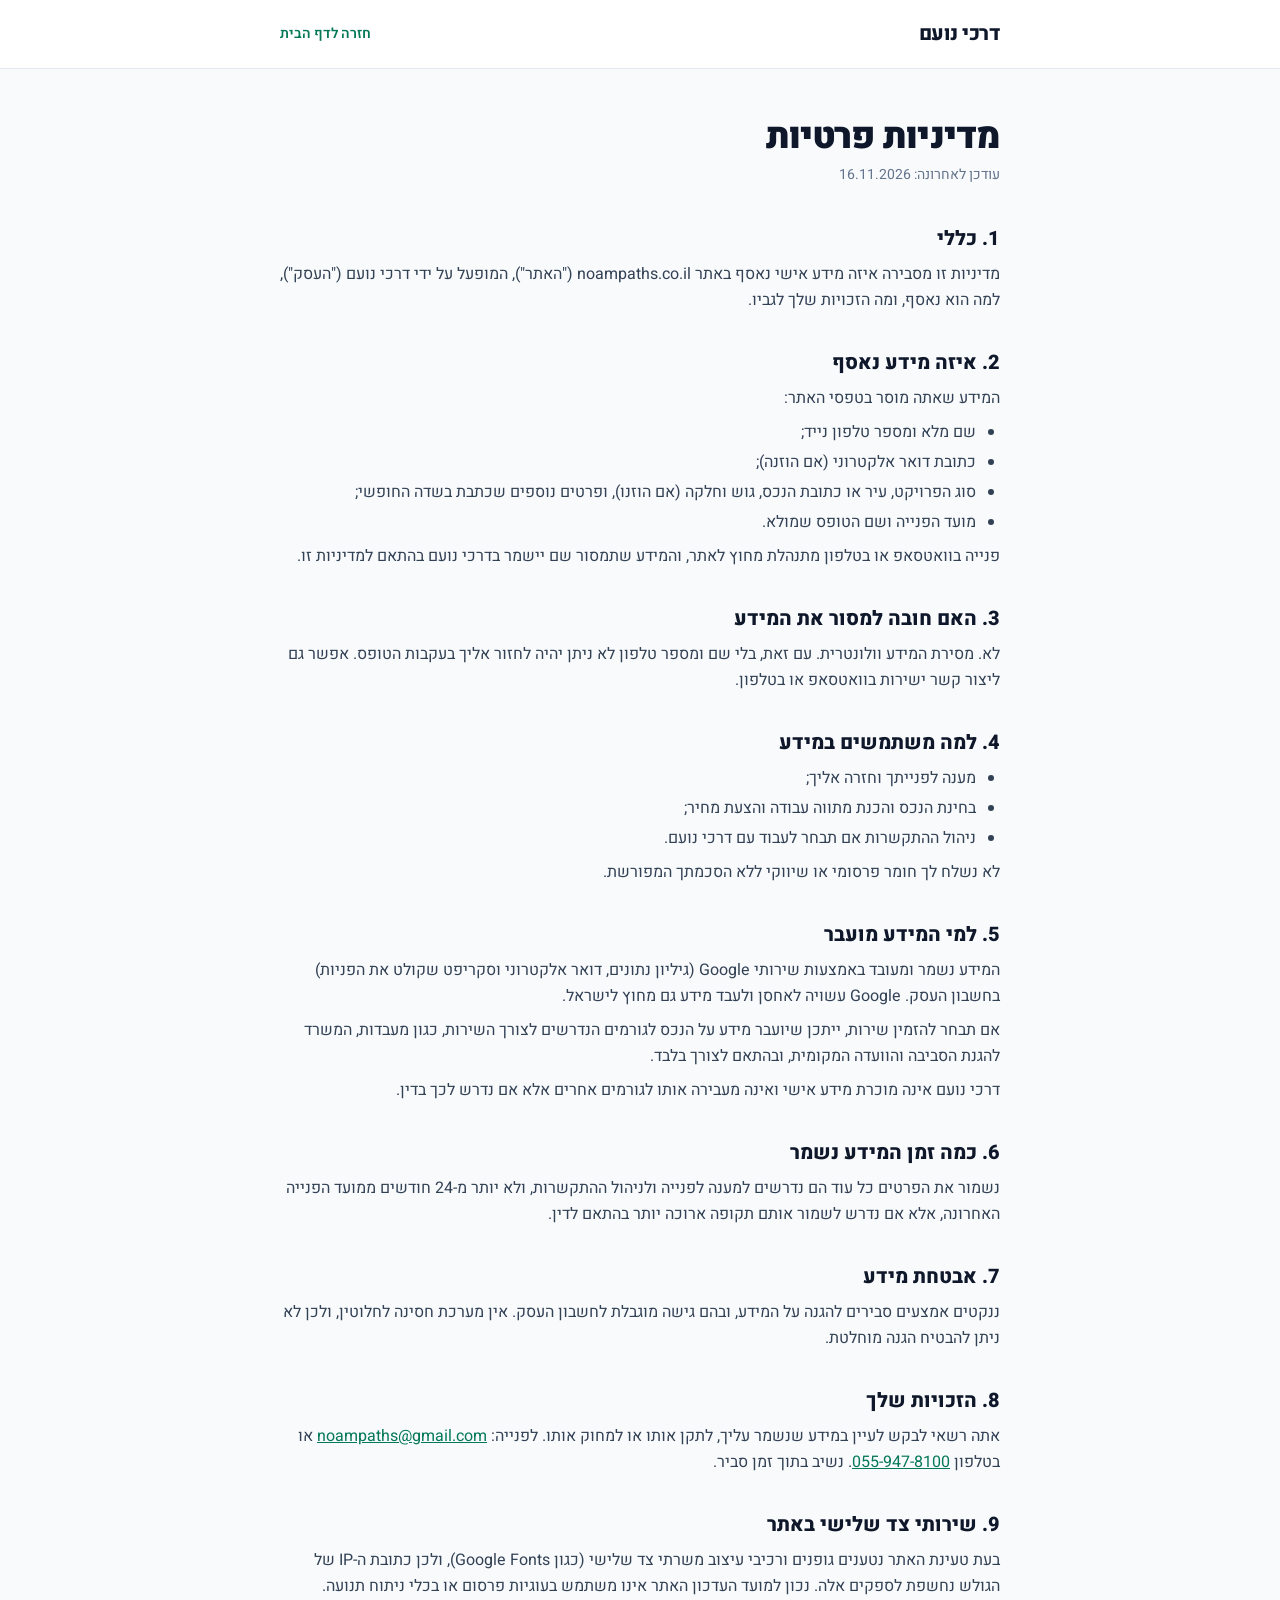
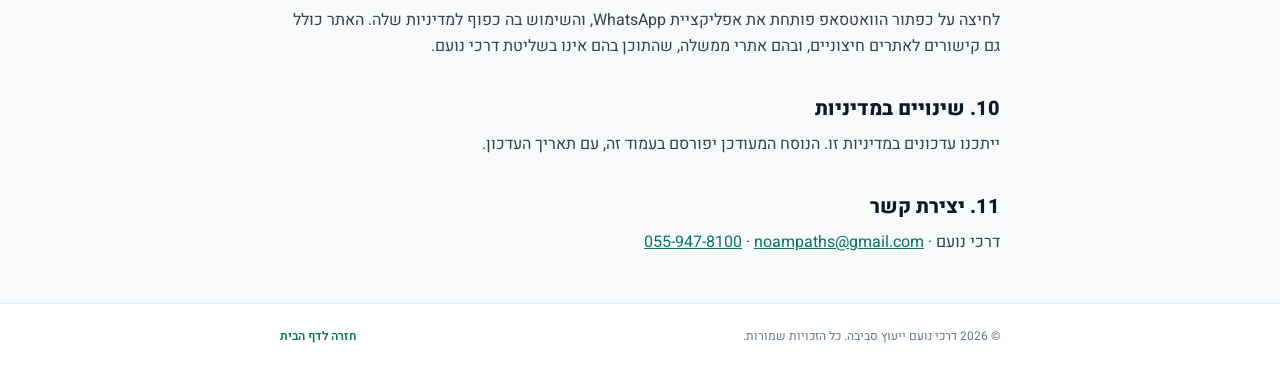
<file: privacy.html>
<!DOCTYPE html>
<html lang="he" dir="rtl">
<head>
  <meta charset="UTF-8">
  <meta name="viewport" content="width=device-width, initial-scale=1.0">
  <title>מדיניות פרטיות | דרכי נועם</title>
  <meta name="description" content="מדיניות הפרטיות של האתר noampaths.co.il: איזה מידע נאסף בטפסי יצירת הקשר, למה, למי הוא מועבר, וזכויותיך לעיון, תיקון ומחיקה.">
  <meta name="robots" content="index, follow">
  <link rel="canonical" href="https://noampaths.co.il/privacy.html">
  <!-- טיוטה: מומלץ שעורך דין יעבור על הנוסח לפני פרסום -->
  <link rel="preconnect" href="https://fonts.googleapis.com">
  <link rel="preconnect" href="https://fonts.gstatic.com" crossorigin>
  <link href="https://fonts.googleapis.com/css2?family=Heebo:wght@400;500;600;700;800;900&display=swap" rel="stylesheet">
  <link rel="stylesheet" href="tailwind.css">
  <style>body { font-family: 'Heebo', sans-serif; }</style>
</head>
<body class="bg-slate-50 text-slate-800 antialiased">
  <header class="bg-white border-b border-slate-200">
    <div class="max-w-3xl mx-auto px-4 sm:px-6 py-5 flex items-center justify-between gap-4">
      <a href="/" class="text-xl font-extrabold text-slate-900 tracking-tight">דרכי נועם</a>
      <a href="/" class="text-sm font-semibold text-emerald-700 hover:text-emerald-800 whitespace-nowrap">חזרה לדף הבית</a>
    </div>
  </header>

  <main class="max-w-3xl mx-auto px-4 sm:px-6 py-12">
    <h1 class="text-3xl sm:text-4xl font-black text-slate-900 tracking-tight mb-2">מדיניות פרטיות</h1>
    <p class="text-sm text-slate-500 mb-10">עודכן לאחרונה: 16.11.2026</p>

    <div class="space-y-9 text-slate-700 leading-relaxed">

      <section>
        <h2 class="text-xl font-extrabold text-slate-900 mb-2">1. כללי</h2>
        <p>מדיניות זו מסבירה איזה מידע אישי נאסף באתר noampaths.co.il ("האתר"), המופעל על ידי דרכי נועם ("העסק"), למה הוא נאסף, ומה הזכויות שלך לגביו.</p>
      </section>

      <section>
        <h2 class="text-xl font-extrabold text-slate-900 mb-2">2. איזה מידע נאסף</h2>
        <p class="mb-2">המידע שאתה מוסר בטפסי האתר:</p>
        <ul class="list-disc pr-6 space-y-1">
          <li>שם מלא ומספר טלפון נייד;</li>
          <li>כתובת דואר אלקטרוני (אם הוזנה);</li>
          <li>סוג הפרויקט, עיר או כתובת הנכס, גוש וחלקה (אם הוזנו), ופרטים נוספים שכתבת בשדה החופשי;</li>
          <li>מועד הפנייה ושם הטופס שמולא.</li>
        </ul>
        <p class="mt-2">פנייה בוואטסאפ או בטלפון מתנהלת מחוץ לאתר, והמידע שתמסור שם יישמר בדרכי נועם בהתאם למדיניות זו.</p>
      </section>

      <section>
        <h2 class="text-xl font-extrabold text-slate-900 mb-2">3. האם חובה למסור את המידע</h2>
        <p>לא. מסירת המידע וולונטרית. עם זאת, בלי שם ומספר טלפון לא ניתן יהיה לחזור אליך בעקבות הטופס. אפשר גם ליצור קשר ישירות בוואטסאפ או בטלפון.</p>
      </section>

      <section>
        <h2 class="text-xl font-extrabold text-slate-900 mb-2">4. למה משתמשים במידע</h2>
        <ul class="list-disc pr-6 space-y-1">
          <li>מענה לפנייתך וחזרה אליך;</li>
          <li>בחינת הנכס והכנת מתווה עבודה והצעת מחיר;</li>
          <li>ניהול ההתקשרות אם תבחר לעבוד עם דרכי נועם.</li>
        </ul>
        <p class="mt-2">לא נשלח לך חומר פרסומי או שיווקי ללא הסכמתך המפורשת.</p>
      </section>

      <section>
        <h2 class="text-xl font-extrabold text-slate-900 mb-2">5. למי המידע מועבר</h2>
        <p class="mb-2">המידע נשמר ומעובד באמצעות שירותי Google (גיליון נתונים, דואר אלקטרוני וסקריפט שקולט את הפניות) בחשבון העסק. Google עשויה לאחסן ולעבד מידע גם מחוץ לישראל.</p>
        <p class="mb-2">אם תבחר להזמין שירות, ייתכן שיועבר מידע על הנכס לגורמים הנדרשים לצורך השירות, כגון מעבדות, המשרד להגנת הסביבה והוועדה המקומית, ובהתאם לצורך בלבד.</p>
        <p>דרכי נועם אינה מוכרת מידע אישי ואינה מעבירה אותו לגורמים אחרים אלא אם נדרש לכך בדין.</p>
      </section>

      <section>
        <h2 class="text-xl font-extrabold text-slate-900 mb-2">6. כמה זמן המידע נשמר</h2>
        <p>נשמור את הפרטים כל עוד הם נדרשים למענה לפנייה ולניהול ההתקשרות, ולא יותר מ-24 חודשים ממועד הפנייה האחרונה, אלא אם נדרש לשמור אותם תקופה ארוכה יותר בהתאם לדין.</p>
      </section>

      <section>
        <h2 class="text-xl font-extrabold text-slate-900 mb-2">7. אבטחת מידע</h2>
        <p>ננקטים אמצעים סבירים להגנה על המידע, ובהם גישה מוגבלת לחשבון העסק. אין מערכת חסינה לחלוטין, ולכן לא ניתן להבטיח הגנה מוחלטת.</p>
      </section>

      <section>
        <h2 class="text-xl font-extrabold text-slate-900 mb-2">8. הזכויות שלך</h2>
        <p>אתה רשאי לבקש לעיין במידע שנשמר עליך, לתקן אותו או למחוק אותו. לפנייה: <a href="mailto:noampaths@gmail.com" class="text-emerald-700 underline" dir="ltr">noampaths@gmail.com</a> או בטלפון <a href="tel:0559478100" class="text-emerald-700 underline" dir="ltr">055-947-8100</a>. נשיב בתוך זמן סביר.</p>
      </section>

      <section>
        <h2 class="text-xl font-extrabold text-slate-900 mb-2">9. שירותי צד שלישי באתר</h2>
        <p class="mb-2">בעת טעינת האתר נטענים גופנים ורכיבי עיצוב משרתי צד שלישי (כגון Google Fonts), ולכן כתובת ה-IP של הגולש נחשפת לספקים אלה. נכון למועד העדכון האתר אינו משתמש בעוגיות פרסום או בכלי ניתוח תנועה.</p>
        <p>לחיצה על כפתור הוואטסאפ פותחת את אפליקציית WhatsApp, והשימוש בה כפוף למדיניות שלה. האתר כולל גם קישורים לאתרים חיצוניים, ובהם אתרי ממשלה, שהתוכן בהם אינו בשליטת דרכי נועם.</p>
      </section>

      <section>
        <h2 class="text-xl font-extrabold text-slate-900 mb-2">10. שינויים במדיניות</h2>
        <p>ייתכנו עדכונים במדיניות זו. הנוסח המעודכן יפורסם בעמוד זה, עם תאריך העדכון.</p>
      </section>

      <section>
        <h2 class="text-xl font-extrabold text-slate-900 mb-2">11. יצירת קשר</h2>
        <p>דרכי נועם · <a href="mailto:noampaths@gmail.com" class="text-emerald-700 underline" dir="ltr">noampaths@gmail.com</a> · <a href="tel:0559478100" class="text-emerald-700 underline" dir="ltr">055-947-8100</a></p>
      </section>

    </div>
  </main>

  <footer class="border-t border-slate-200 bg-white">
    <div class="max-w-3xl mx-auto px-4 sm:px-6 py-6 text-xs text-slate-500 flex flex-wrap items-center justify-between gap-3">
      <span>© 2026 דרכי נועם ייעוץ סביבה. כל הזכויות שמורות.</span>
      <a href="/" class="font-semibold text-emerald-700 hover:text-emerald-800">חזרה לדף הבית</a>
    </div>
  </footer>
</body>
</html>
</file>
